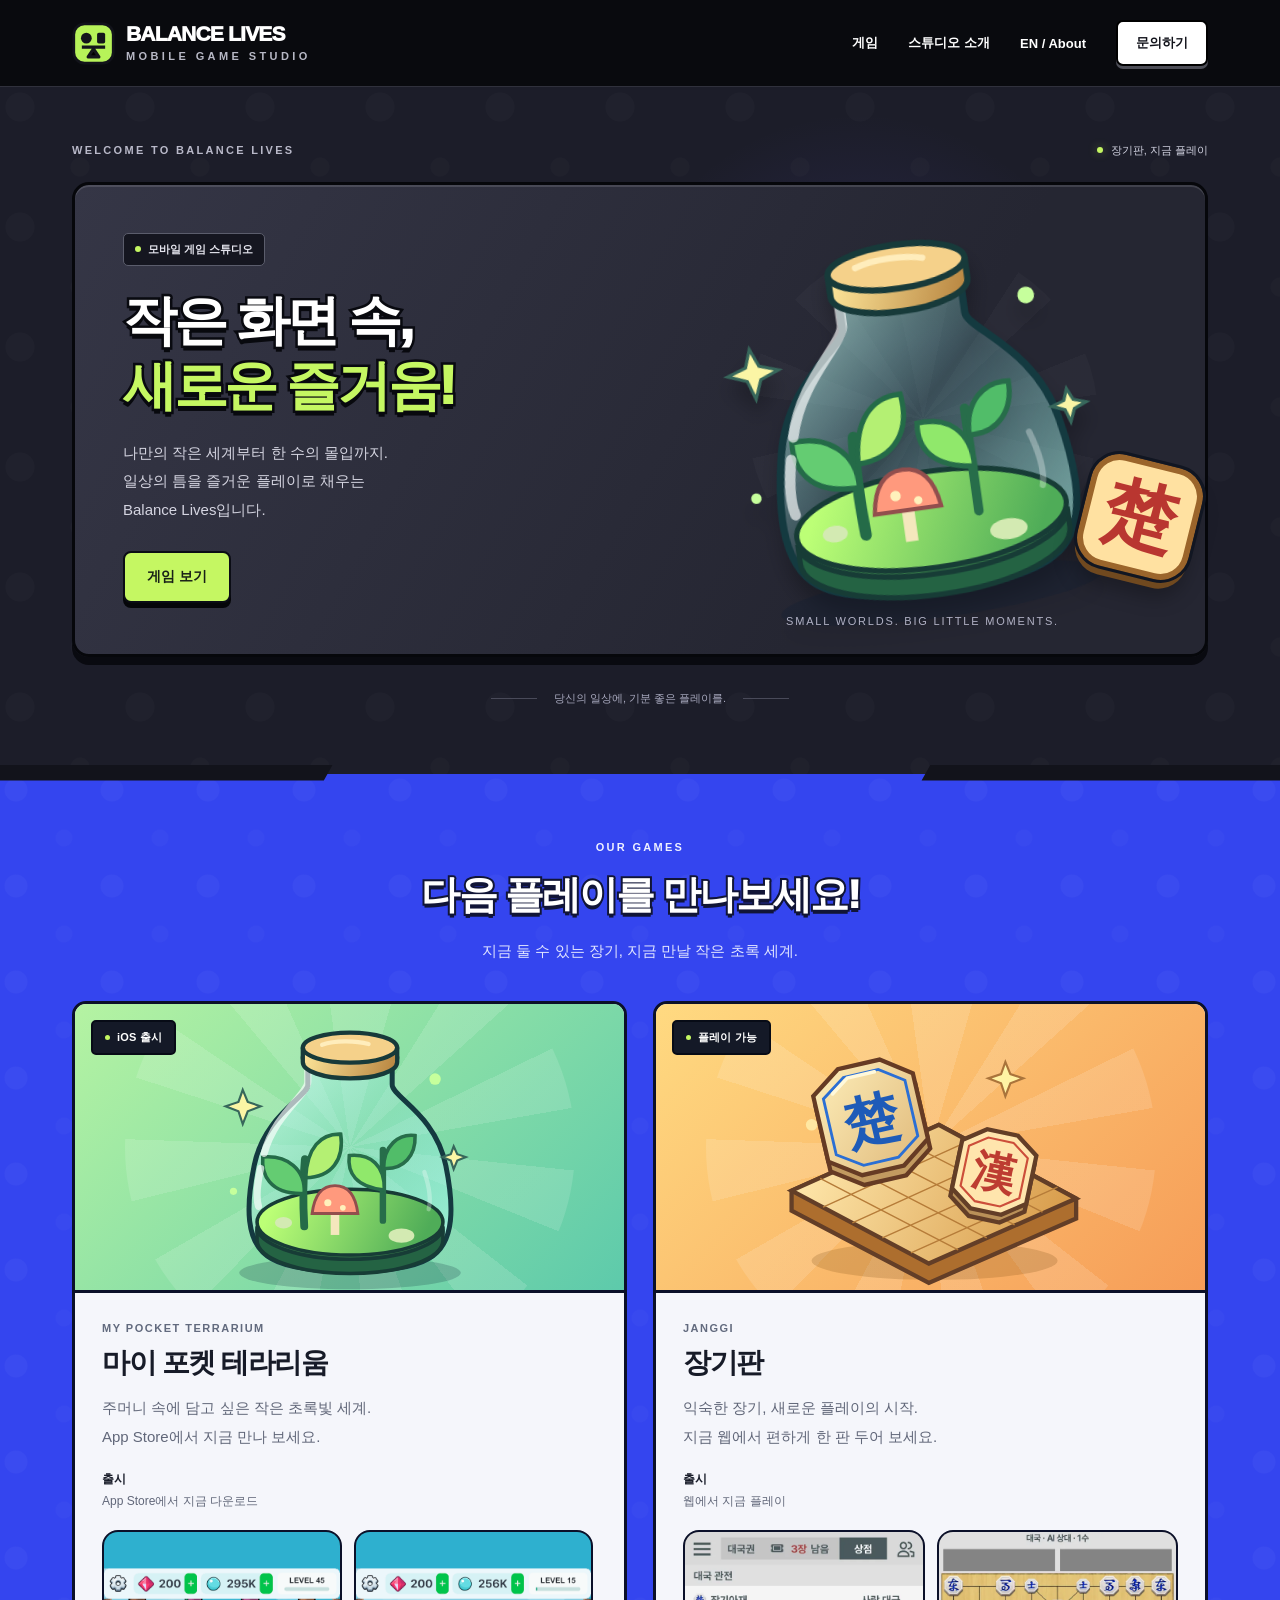
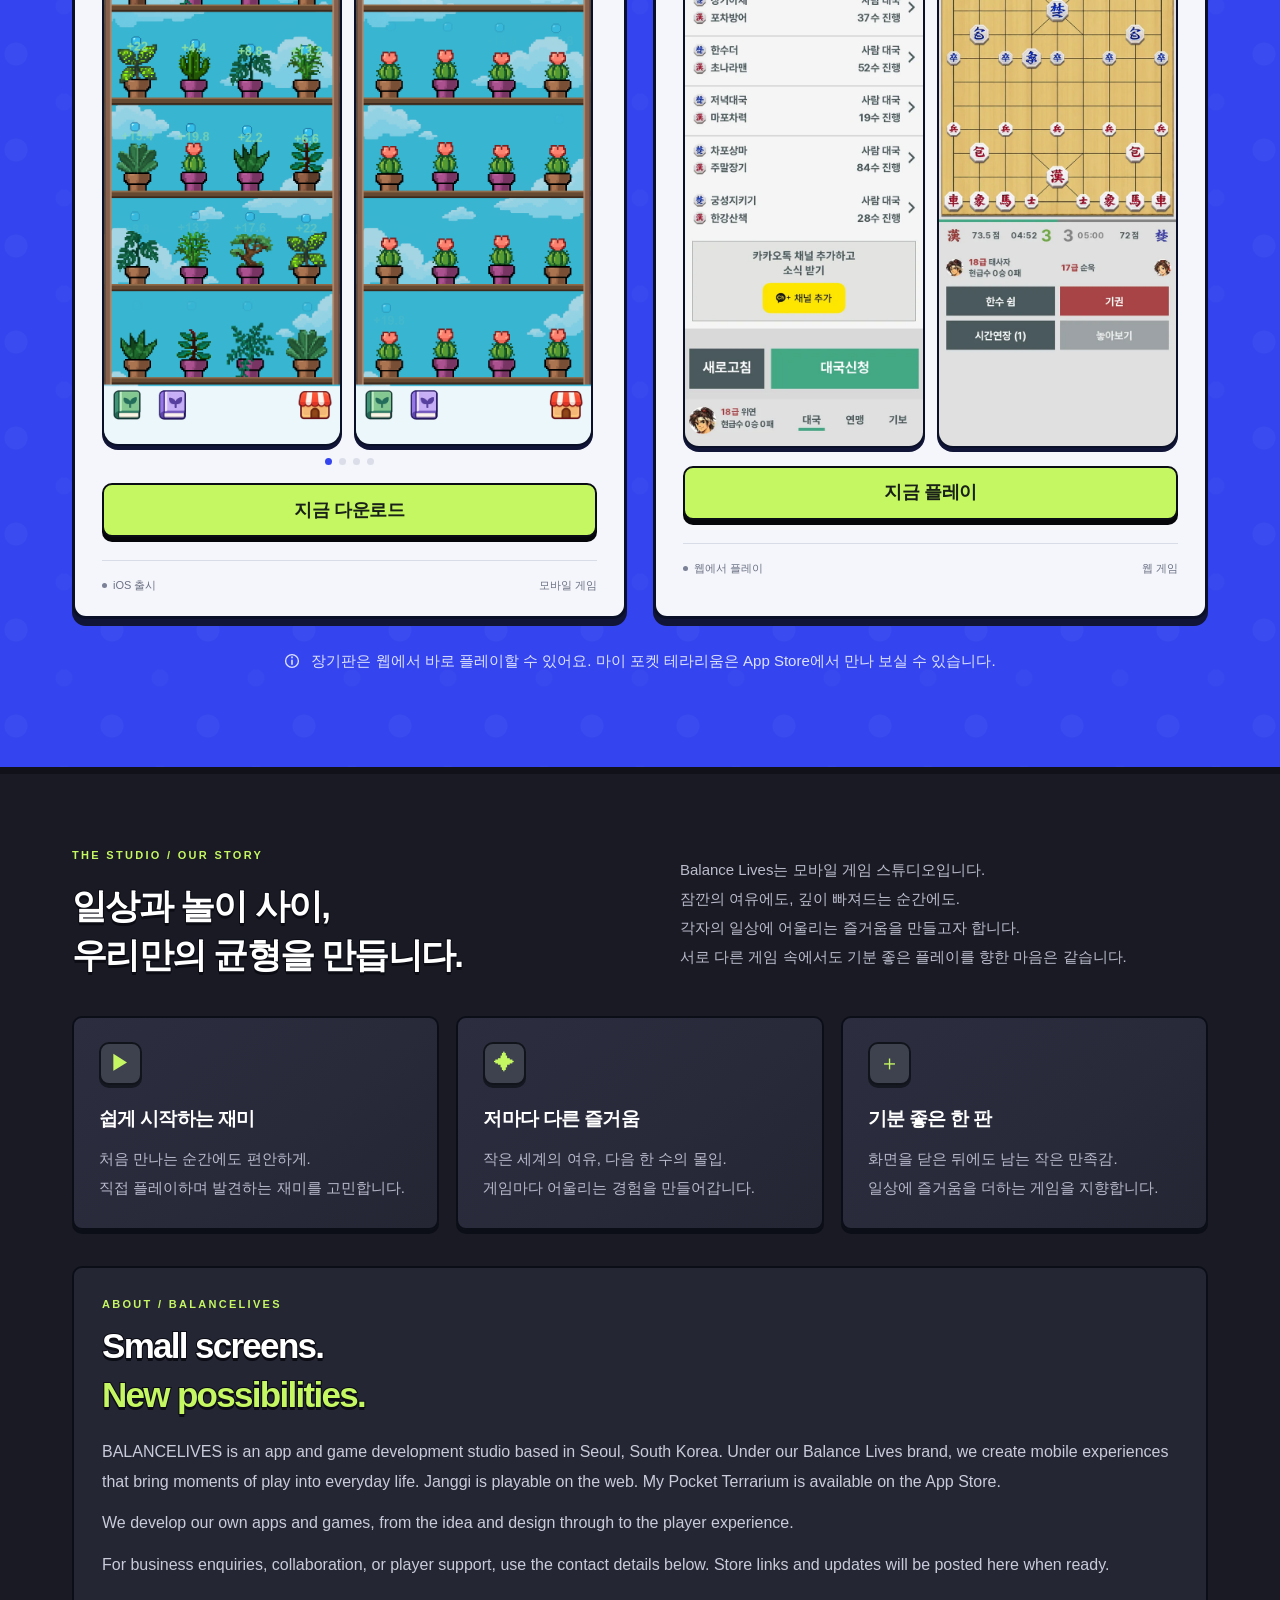
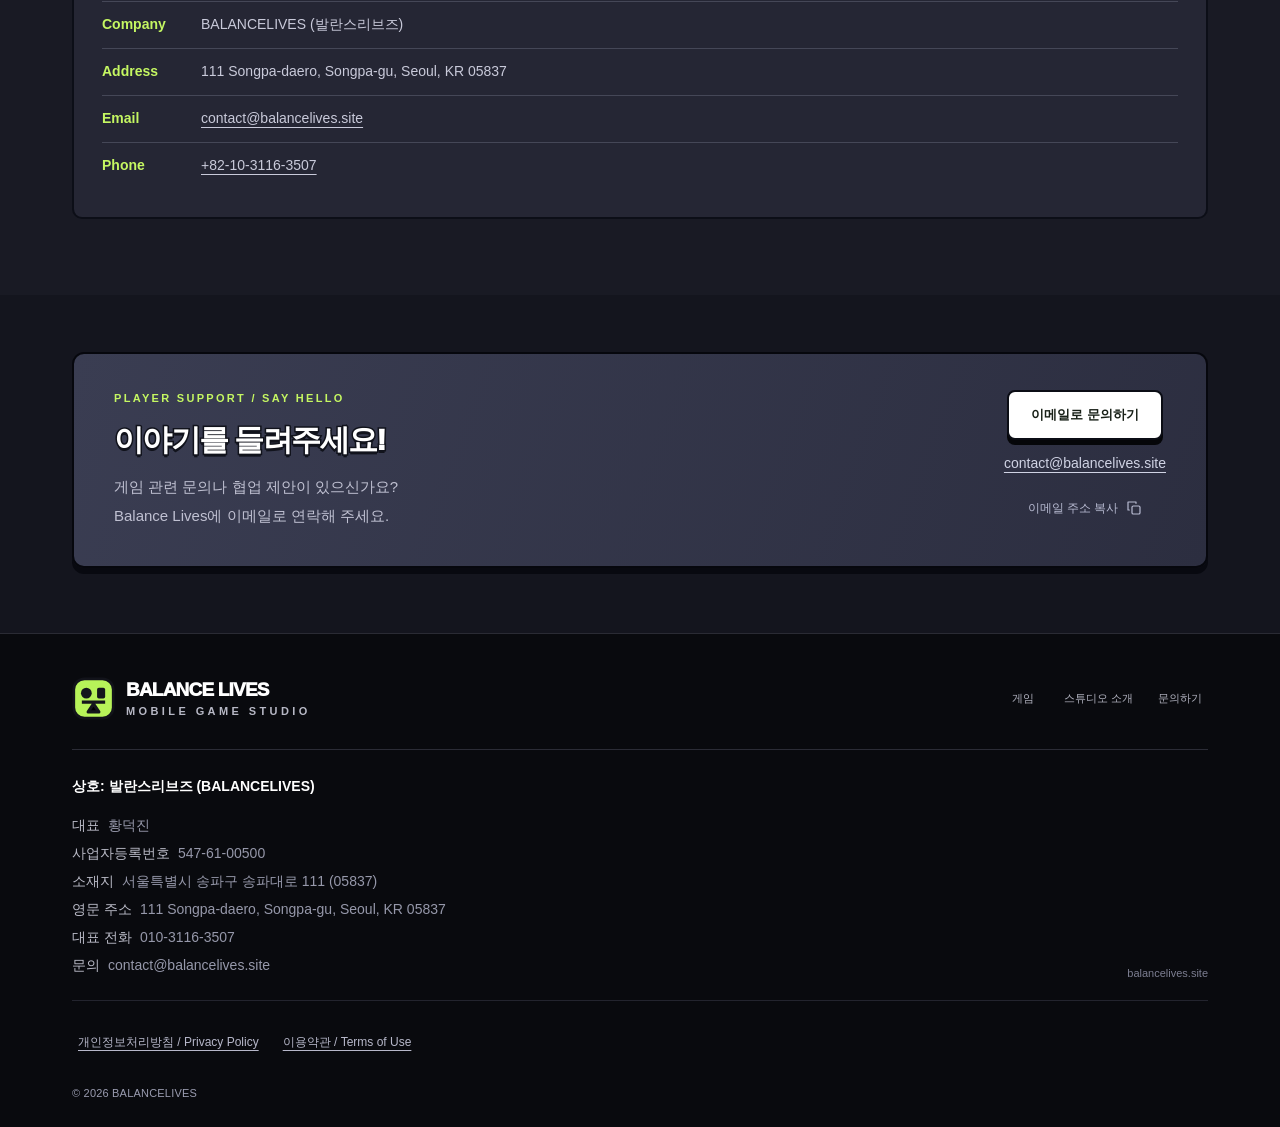
<file: index.html>
<!doctype html>
<html lang="ko"><head><meta charset="utf-8"><meta name="viewport" content="width=device-width, initial-scale=1"><meta name="theme-color" content="#12131b">
<title>Balance Lives | 작은 화면, 새로운 즐거움</title><meta name="description" content="모바일 게임 스튜디오 Balance Lives. 웹에서 플레이하는 장기판, App Store에서 만날 수 있는 마이 포켓 테라리움."><link rel="canonical" href="https://balancelives.site/"><meta property="og:type" content="website"><meta property="og:locale" content="ko_KR"><meta property="og:title" content="Balance Lives | 작은 화면, 새로운 즐거움"><meta property="og:description" content="웹에서 플레이하는 장기판, 그리고 마이 포켓 테라리움."><meta property="og:url" content="https://balancelives.site/">
<meta property="og:site_name" content="Balance Lives"><meta property="og:image" content="https://balancelives.site/assets/og-image.png"><meta property="og:image:width" content="1200"><meta property="og:image:height" content="630"><meta property="og:image:alt" content="Balance Lives — mobile apps and games from Seoul"><meta name="twitter:card" content="summary_large_image"><link rel="apple-touch-icon" sizes="180x180" href="/assets/apple-touch-icon.png"><link rel="icon" type="image/png" sizes="32x32" href="/assets/favicon-32.png"><link rel="icon" type="image/png" sizes="16x16" href="/assets/favicon-16.png">
<link rel="stylesheet" href="/assets/site.css?v=20261119b"></head><body>
<a class="skip" href="#main">본문 바로가기</a>
<header class="site-header"><nav class="wrap nav" aria-label="주요 메뉴"><a class="brand" href="#" aria-label="Balance Lives 홈"><svg viewBox="0 0 48 48" aria-hidden="true"><rect x="2" y="2" width="44" height="44" rx="12" fill="#b7f359" stroke="#12131a" stroke-width="3"/><path d="M11 28h26M24 30l-6 9h12z" stroke="#14151c" stroke-width="3.5" stroke-linejoin="round"/><circle cx="16" cy="18" r="6" fill="#14151c"/><rect x="28" y="12" width="9" height="12" rx="2" fill="#14151c"/></svg><span class="brand-text">BALANCE LIVES<small>MOBILE GAME STUDIO</small></span></a><button type="button" class="menu-toggle" aria-expanded="false" aria-controls="nav-links" aria-label="메뉴 열기" id="menu-toggle" hidden>☰</button><div class="nav-links" id="nav-links"><a href="#games">게임</a><a href="#about">스튜디오 소개</a><a href="#about-en" lang="en" hreflang="en">EN / About</a><a href="#contact" class="nav-contact">문의하기</a></div></nav></header>
<main id="main">
<section class="hero pattern" aria-labelledby="hero-title"><div class="wrap"><div class="hero-meta"><span class="eyebrow">WELCOME TO BALANCE LIVES</span><span class="meta-status"><i class="status-dot"></i>장기판, 지금 플레이</span></div><div class="hero-panel"><div class="hero-copy"><span class="pill">모바일 게임 스튜디오</span><h1 id="hero-title">작은 화면 속,<br><span>새로운 즐거움!</span></h1><p>나만의 작은 세계부터 한 수의 몰입까지.<br>일상의 틈을 즐거운 플레이로 채우는<br>Balance Lives입니다.</p><a href="#games" class="button">게임 보기</a></div><div class="hero-visual" role="img" aria-label="초록 식물이 자라는 테라리움과 붉은 장기 말을 표현한 스튜디오 일러스트"><svg viewBox="0 0 540 440" fill="none" aria-hidden="true">
<defs><linearGradient id="heroglass" x1="140" y1="80" x2="400" y2="350" gradientUnits="userSpaceOnUse"><stop stop-color="#d8fff3" stop-opacity=".8"/><stop offset=".5" stop-color="#8ce2e6" stop-opacity=".22"/><stop offset="1" stop-color="#b0fff1" stop-opacity=".6"/></linearGradient><linearGradient id="herobase" x1="160" y1="300" x2="350" y2="390" gradientUnits="userSpaceOnUse"><stop stop-color="#bcff76"/><stop offset="1" stop-color="#4fac58"/></linearGradient><linearGradient id="herocap" x1="210" y1="65" x2="330" y2="110" gradientUnits="userSpaceOnUse"><stop stop-color="#fee69a"/><stop offset="1" stop-color="#b98742"/></linearGradient></defs>
<ellipse cx="270" cy="390" rx="155" ry="23" fill="#071a32" opacity=".2"/>
<path d="M211 94h118v33c0 17 61 42 75 113 11 54 14 109-24 130-42 25-177 25-220 0-38-21-35-76-24-130 14-71 75-96 75-113Z" fill="url(#heroglass)" stroke="#143a40" stroke-width="7"/>
<ellipse cx="270" cy="331" rx="130" ry="42" fill="#337447" stroke="#173c36" stroke-width="5"/><path d="M140 325v19c0 26 58 47 130 47s130-21 130-47v-19c0 25-58 46-130 46s-130-21-130-46" fill="#246343" stroke="#173c36" stroke-width="5"/>
<ellipse cx="270" cy="319" rx="130" ry="46" fill="url(#herobase)" stroke="#173c36" stroke-width="5"/>
<path d="M206 325q-3-54 1-94" stroke="#246b48" stroke-width="11" stroke-linecap="round"/><path d="M206 279c-50 2-60-28-58-51 34-3 60 17 58 51Z" fill="#64cc72" stroke="#246b48" stroke-width="5"/><path d="M208 257c2-42 21-62 49-61 5 35-12 60-49 61Z" fill="#b4f073" stroke="#246b48" stroke-width="5"/>
<path d="M316 317v-99" stroke="#276d4a" stroke-width="9" stroke-linecap="round"/><path d="M318 274c-40-4-52-24-49-48 30-3 50 14 49 48Z" fill="#90e86b" stroke="#276d4a" stroke-width="5"/><path d="M317 244c0-32 21-49 44-46 1 28-16 48-44 46Z" fill="#51bd69" stroke="#276d4a" stroke-width="5"/>
<path d="M249 337v-30" stroke="#f4e7bd" stroke-width="12"/><path d="M217 307q5-39 32-39t32 39Z" fill="#ff997d" stroke="#924e4d" stroke-width="4"/><circle cx="239" cy="292" r="5" fill="#fff1bc"/><circle cx="260" cy="299" r="4" fill="#fff1bc"/><ellipse cx="342" cy="338" rx="18" ry="10" fill="#d3eab2"/><ellipse cx="177" cy="320" rx="12" ry="8" fill="#d3eab2"/>
<path d="M211 97v26c0 17-47 46-61 100M145 244q-8 36-3 53" stroke="white" stroke-opacity=".65" stroke-width="10" stroke-linecap="round"/><path d="M374 249q11 33 6 52" stroke="white" stroke-opacity=".3" stroke-width="6" stroke-linecap="round"/>
<ellipse cx="270" cy="89" rx="66" ry="21" fill="#876038" stroke="#173a3a" stroke-width="6"/><path d="M204 75v20c0 13 29 23 66 23s66-10 66-23V75" fill="url(#herocap)" stroke="#173a3a" stroke-width="6"/><ellipse cx="270" cy="75" rx="66" ry="21" fill="#f5d18a" stroke="#173a3a" stroke-width="6"/><path d="M231 71c18-6 46-6 65-1" stroke="#ffedbc" stroke-width="6" stroke-linecap="round"/>
<path d="m120 134 7 17 18 6-18 7-7 18-6-18-18-7 18-6ZM415 213l5 11 12 4-12 5-5 12-4-12-12-5 12-4Z" fill="#fbf5a5" stroke="#37675b" stroke-width="3"/><circle cx="389" cy="119" r="8" fill="#c6ff9c"/><circle cx="107" cy="276" r="5" fill="#c6ff9c"/>
</svg><span class="floating-chip" aria-hidden="true">楚</span><span class="visual-note" aria-hidden="true">SMALL WORLDS. BIG LITTLE MOMENTS.</span></div></div><div class="hero-bottom">당신의 일상에, 기분 좋은 플레이를.</div></div></section>
<div class="zigzag" aria-hidden="true"></div>
<section class="games-section" id="games" aria-labelledby="games-title"><div class="wrap"><div class="section-head"><div class="eyebrow">OUR GAMES</div><h2 id="games-title">다음 플레이를 만나보세요!</h2><p>지금 둘 수 있는 장기, 지금 만날 작은 초록 세계.</p></div><div class="games-grid">
<article class="game-card"><div class="game-art terrarium" role="img" aria-label="마이 포켓 테라리움을 표현한 유리병과 초록 식물 일러스트"><svg viewBox="0 0 540 440" fill="none" aria-hidden="true">
<defs><linearGradient id="gameglass" x1="140" y1="80" x2="400" y2="350" gradientUnits="userSpaceOnUse"><stop stop-color="#d8fff3" stop-opacity=".8"/><stop offset=".5" stop-color="#8ce2e6" stop-opacity=".22"/><stop offset="1" stop-color="#b0fff1" stop-opacity=".6"/></linearGradient><linearGradient id="gamebase" x1="160" y1="300" x2="350" y2="390" gradientUnits="userSpaceOnUse"><stop stop-color="#bcff76"/><stop offset="1" stop-color="#4fac58"/></linearGradient><linearGradient id="gamecap" x1="210" y1="65" x2="330" y2="110" gradientUnits="userSpaceOnUse"><stop stop-color="#fee69a"/><stop offset="1" stop-color="#b98742"/></linearGradient></defs>
<ellipse cx="270" cy="390" rx="155" ry="23" fill="#071a32" opacity=".2"/>
<path d="M211 94h118v33c0 17 61 42 75 113 11 54 14 109-24 130-42 25-177 25-220 0-38-21-35-76-24-130 14-71 75-96 75-113Z" fill="url(#gameglass)" stroke="#143a40" stroke-width="7"/>
<ellipse cx="270" cy="331" rx="130" ry="42" fill="#337447" stroke="#173c36" stroke-width="5"/><path d="M140 325v19c0 26 58 47 130 47s130-21 130-47v-19c0 25-58 46-130 46s-130-21-130-46" fill="#246343" stroke="#173c36" stroke-width="5"/>
<ellipse cx="270" cy="319" rx="130" ry="46" fill="url(#gamebase)" stroke="#173c36" stroke-width="5"/>
<path d="M206 325q-3-54 1-94" stroke="#246b48" stroke-width="11" stroke-linecap="round"/><path d="M206 279c-50 2-60-28-58-51 34-3 60 17 58 51Z" fill="#64cc72" stroke="#246b48" stroke-width="5"/><path d="M208 257c2-42 21-62 49-61 5 35-12 60-49 61Z" fill="#b4f073" stroke="#246b48" stroke-width="5"/>
<path d="M316 317v-99" stroke="#276d4a" stroke-width="9" stroke-linecap="round"/><path d="M318 274c-40-4-52-24-49-48 30-3 50 14 49 48Z" fill="#90e86b" stroke="#276d4a" stroke-width="5"/><path d="M317 244c0-32 21-49 44-46 1 28-16 48-44 46Z" fill="#51bd69" stroke="#276d4a" stroke-width="5"/>
<path d="M249 337v-30" stroke="#f4e7bd" stroke-width="12"/><path d="M217 307q5-39 32-39t32 39Z" fill="#ff997d" stroke="#924e4d" stroke-width="4"/><circle cx="239" cy="292" r="5" fill="#fff1bc"/><circle cx="260" cy="299" r="4" fill="#fff1bc"/><ellipse cx="342" cy="338" rx="18" ry="10" fill="#d3eab2"/><ellipse cx="177" cy="320" rx="12" ry="8" fill="#d3eab2"/>
<path d="M211 97v26c0 17-47 46-61 100M145 244q-8 36-3 53" stroke="white" stroke-opacity=".65" stroke-width="10" stroke-linecap="round"/><path d="M374 249q11 33 6 52" stroke="white" stroke-opacity=".3" stroke-width="6" stroke-linecap="round"/>
<ellipse cx="270" cy="89" rx="66" ry="21" fill="#876038" stroke="#173a3a" stroke-width="6"/><path d="M204 75v20c0 13 29 23 66 23s66-10 66-23V75" fill="url(#gamecap)" stroke="#173a3a" stroke-width="6"/><ellipse cx="270" cy="75" rx="66" ry="21" fill="#f5d18a" stroke="#173a3a" stroke-width="6"/><path d="M231 71c18-6 46-6 65-1" stroke="#ffedbc" stroke-width="6" stroke-linecap="round"/>
<path d="m120 134 7 17 18 6-18 7-7 18-6-18-18-7 18-6ZM415 213l5 11 12 4-12 5-5 12-4-12-12-5 12-4Z" fill="#fbf5a5" stroke="#37675b" stroke-width="3"/><circle cx="389" cy="119" r="8" fill="#c6ff9c"/><circle cx="107" cy="276" r="5" fill="#c6ff9c"/>
</svg><span class="dev-badge">iOS 출시</span></div><div class="game-info"><span class="eyebrow">MY POCKET TERRARIUM</span><h3>마이 포켓 테라리움</h3><p>주머니 속에 담고 싶은 작은 초록빛 세계.<br>App Store에서 지금 만나 보세요.</p><dl class="release-info"><div><dt>출시</dt><dd>App Store에서 지금 다운로드</dd></div></dl><div class="terrarium-phone-shots" aria-label="마이 포켓 테라리움 게임 화면">
<figure class="terrarium-phone"><img src="/terrarium/screenshot_1.png" alt="마이 포켓 테라리움 선반에 여러 식물이 놓여 있고 코인이 모이는 게임 화면" width="1206" height="2622" decoding="async"></figure>
<figure class="terrarium-phone"><img src="/terrarium/screenshot_2.png" alt="마이 포켓 테라리움 선반이 꽃이 핀 선인장으로 가득 찬 게임 화면" width="1206" height="2622" decoding="async"></figure>
<figure class="terrarium-phone"><img src="/terrarium/screenshot_3.png" alt="마이 포켓 테라리움 할로윈 테마의 호박과 해골 화분이 진열된 게임 화면" width="1206" height="2622" loading="lazy" decoding="async"></figure>
<figure class="terrarium-phone"><img src="/terrarium/screenshot_4.png" alt="마이 포켓 테라리움 식물 도감에서 식물을 선택해 심는 화면" width="1206" height="2622" loading="lazy" decoding="async"></figure>
</div>
<div class="terrarium-phone-dots" aria-hidden="true"><span class="is-active"></span><span></span><span></span><span></span></div><div class="store-links" aria-label="App Store 링크"><a class="terrarium-store-btn" href="https://apps.apple.com/app/id6820779193" target="_blank" rel="noopener">지금 다운로드</a></div><div class="game-info-bottom"><span>iOS 출시</span><span>모바일 게임</span></div></div></article>
<article class="game-card"><div class="game-art janggi" role="img" aria-label="장기판 위의 푸른 초나라 말과 붉은 한나라 말 일러스트"><svg viewBox="0 0 540 440" fill="none" aria-hidden="true"><defs><linearGradient id="board" x1="90" y1="230" x2="420" y2="390" gradientUnits="userSpaceOnUse"><stop stop-color="#ffe8ac"/><stop offset="1" stop-color="#d89c4b"/></linearGradient><linearGradient id="pieceFace" x1="100" y1="100" x2="250" y2="260" gradientUnits="userSpaceOnUse"><stop stop-color="#fff1bd"/><stop offset="1" stop-color="#dfb879"/></linearGradient></defs><ellipse cx="275" cy="373" rx="172" ry="27" fill="#71410d" opacity=".2"/><path d="m75 275 206-92 192 103v28l-206 90L75 303Z" fill="#ad6e2e" stroke="#633e27" stroke-width="6"/><path d="m75 275 206-92 192 103-206 91Z" fill="url(#board)" stroke="#633e27" stroke-width="6"/><g stroke="#b67c39" stroke-width="2"><path d="m115 258 193 100m-154-117 194 100m-155-118 194 100m-156-118 195 100M119 298l205-93m-164 115 205-93m-163 114 205-92m-165 113 205-92"/></g><g transform="rotate(-13 192 203)"><path d="m121 139 42-29h60l41 29v94l-41 29h-60l-42-29Z" fill="#c29a60" stroke="#663b24" stroke-width="6"/><path d="m121 125 42-29h60l41 29v94l-41 29h-60l-42-29Z" fill="url(#pieceFace)" stroke="#663b24" stroke-width="6"/><path d="m134 132 34-23h50l33 23v80l-33 23h-50l-34-23Z" stroke="#2b6fd4" stroke-width="4"/><text x="192" y="202" text-anchor="middle" font-size="76" font-family="serif" font-weight="900" fill="#1e5bb8">楚</text><path d="m148 128 25-17h39" stroke="#fff9db" stroke-width="5" stroke-linecap="round"/></g><g transform="rotate(12 355 260)"><path d="m303 225 31-22h44l31 22v69l-31 22h-44l-31-22Z" fill="#b99058" stroke="#633e27" stroke-width="6"/><path d="m303 214 31-22h44l31 22v69l-31 22h-44l-31-22Z" fill="#ffe5ad" stroke="#633e27" stroke-width="6"/><path d="m314 220 24-17h36l24 17v57l-24 17h-36l-24-17Z" stroke="#cc4e3a" stroke-width="3"/><text x="356" y="271" text-anchor="middle" font-family="serif" font-size="60" font-weight="900" fill="#bd3c31">漢</text></g><path d="m374 95 7 17 18 6-18 7-7 18-6-18-18-7 18-6Z" fill="#fff3a4" stroke="#aa743b" stroke-width="3"/><circle cx="103" cy="183" r="8" fill="#ffe8a2"/></svg><span class="dev-badge">플레이 가능</span></div><div class="game-info"><span class="eyebrow">JANGGI</span><h3>장기판</h3><p>익숙한 장기, 새로운 플레이의 시작.<br>지금 웹에서 편하게 한 판 두어 보세요.</p><dl class="release-info"><div><dt>출시</dt><dd>웹에서 지금 플레이</dd></div></dl>
<div class="janggi-phone-shots" aria-label="장기판 플레이 화면">
<figure class="janggi-phone"><img src="/assets/games/janggi-lobby.svg" alt="장기판 로비 화면 — 대국 관전 목록과 대국신청" width="600" height="1298" loading="lazy" decoding="async"></figure>
<figure class="janggi-phone"><img src="/assets/games/janggi-ai-board.svg" alt="장기판 AI 대국 화면 — 진행 중인 장기 판" width="600" height="1298" loading="lazy" decoding="async"></figure>
</div>
<div class="janggi-phone-dots" aria-hidden="true"><span class="is-active"></span><span></span></div><div class="store-links" aria-label="플레이 링크"><a class="janggi-play-btn" href="https://janggi.balancelives.site" target="_blank" rel="noopener noreferrer">지금 플레이</a></div><div class="game-info-bottom"><span>웹에서 플레이</span><span>웹 게임</span></div></div></article>
</div><p class="updates-note"><svg viewBox="0 0 20 20" fill="none" aria-hidden="true"><circle cx="10" cy="10" r="8" stroke="currentColor" stroke-width="1.7"/><path d="M10 9v5M10 5v1" stroke="currentColor" stroke-width="2" stroke-linecap="round"/></svg>장기판은 웹에서 바로 플레이할 수 있어요. 마이 포켓 테라리움은 App Store에서 만나 보실 수 있습니다.</p></div></section>
<section class="about-section" id="about" aria-labelledby="about-title"><div class="wrap"><div class="about-intro"><div><div class="eyebrow">THE STUDIO / OUR STORY</div><h2 id="about-title">일상과 놀이 사이,<br>우리만의 균형을 만듭니다.</h2></div><p>Balance Lives는 모바일 게임 스튜디오입니다.<br>잠깐의 여유에도, 깊이 빠져드는 순간에도.<br>각자의 일상에 어울리는 즐거움을 만들고자 합니다.<br>서로 다른 게임 속에서도 기분 좋은 플레이를 향한 마음은 같습니다.</p></div><div class="values"><article class="value"><div class="value-icon" aria-hidden="true">▶</div><h3>쉽게 시작하는 재미</h3><p>처음 만나는 순간에도 편안하게.<br>직접 플레이하며 발견하는 재미를 고민합니다.</p></article><article class="value"><div class="value-icon" aria-hidden="true">✦</div><h3>저마다 다른 즐거움</h3><p>작은 세계의 여유, 다음 한 수의 몰입.<br>게임마다 어울리는 경험을 만들어갑니다.</p></article><article class="value"><div class="value-icon" aria-hidden="true">＋</div><h3>기분 좋은 한 판</h3><p>화면을 닫은 뒤에도 남는 작은 만족감.<br>일상에 즐거움을 더하는 게임을 지향합니다.</p></article></div><section class="english-about" id="about-en" lang="en" aria-labelledby="about-en-title"><div class="eyebrow">ABOUT / BALANCELIVES</div><h3 id="about-en-title">Small screens.<br><span>New possibilities.</span></h3><p>BALANCELIVES is an app and game development studio based in Seoul, South Korea. Under our Balance Lives brand, we create mobile experiences that bring moments of play into everyday life. Janggi is playable on the web. My Pocket Terrarium is available on the App Store.</p><p>We develop our own apps and games, from the idea and design through to the player experience.</p><p>For business enquiries, collaboration, or player support, use the contact details below. Store links and updates will be posted here when ready.</p><dl class="english-company"><div><dt>Company</dt><dd>BALANCELIVES (발란스리브즈)</dd></div><div><dt>Address</dt><dd>111 Songpa-daero, Songpa-gu, Seoul, KR 05837</dd></div><div><dt>Email</dt><dd><a href="mailto:contact@balancelives.site">contact@balancelives.site</a></dd></div><div><dt>Phone</dt><dd><a href="tel:+821031163507">+82-10-3116-3507</a></dd></div></dl></section></div></section>
<section class="contact-section" id="contact" aria-labelledby="contact-title"><div class="wrap contact-panel"><div><div class="eyebrow">PLAYER SUPPORT / SAY HELLO</div><h2 id="contact-title">이야기를 들려주세요!</h2><p>게임 관련 문의나 협업 제안이 있으신가요?<br>Balance Lives에 이메일로 연락해 주세요.</p></div><div class="contact-actions"><a class="button" href="mailto:contact@balancelives.site">이메일로 문의하기</a><a class="email" href="mailto:contact@balancelives.site">contact@balancelives.site</a><button type="button" class="copy" id="copy-email" hidden><span class="copy-label">이메일 주소 복사</span><svg viewBox="0 0 24 24" fill="none" stroke="currentColor" stroke-width="1.8" stroke-linecap="round" stroke-linejoin="round" aria-hidden="true" focusable="false"><rect x="9" y="9" width="12" height="12" rx="2"/><path d="M15 5V3H3v12h2"/></svg></button></div></div></section>
</main>
<footer class="site-footer"><div class="wrap"><div class="footer-top"><a href="#" class="brand" aria-label="Balance Lives 맨 위로"><svg viewBox="0 0 48 48" aria-hidden="true"><rect x="2" y="2" width="44" height="44" rx="12" fill="#b7f359" stroke="#12131a" stroke-width="3"/><path d="M11 28h26M24 30l-6 9h12z" stroke="#14151c" stroke-width="3.5" stroke-linejoin="round"/><circle cx="16" cy="18" r="6" fill="#14151c"/><rect x="28" y="12" width="9" height="12" rx="2" fill="#14151c"/></svg><span class="brand-text">BALANCE LIVES<small>MOBILE GAME STUDIO</small></span></a><nav class="footer-nav" aria-label="하단 메뉴"><a href="#games">게임</a><a href="#about">스튜디오 소개</a><a href="#contact">문의하기</a></nav></div><div class="company"><div><p class="company-name">상호: 발란스리브즈 (BALANCELIVES)</p><dl class="company-details"><div><dt>대표</dt><dd>황덕진</dd></div><div><dt>사업자등록번호</dt><dd>547-61-00500</dd></div><div><dt>소재지</dt><dd>서울특별시 송파구 송파대로 111 (05837)</dd></div><div><dt>영문 주소</dt><dd lang="en">111 Songpa-daero, Songpa-gu, Seoul, KR 05837</dd></div><div><dt>대표 전화</dt><dd><a href="tel:+821031163507">010-3116-3507</a></dd></div><div><dt>문의</dt><dd><a href="mailto:contact@balancelives.site">contact@balancelives.site</a></dd></div></dl></div><span class="company-domain">balancelives.site</span></div><nav class="policy-links" aria-label="정책 / Policies"><a href="/privacy/">개인정보처리방침 / Privacy Policy</a><a href="/terms/">이용약관 / Terms of Use</a></nav><p class="copyright">© 2026 BALANCELIVES</p></div></footer>
<div class="toast" id="toast" role="status" aria-live="polite" aria-atomic="true"></div>
<script src="/assets/main.js" defer></script><noscript><style>@media(max-width:720px){.site-header{height:auto}.nav{flex-wrap:wrap;padding-top:18px;padding-bottom:16px}.nav-links{position:static;display:flex;flex-direction:row;flex-wrap:wrap;background:none;border:0;box-shadow:none;padding:0;gap:15px;width:100%;font-size:11px}.nav-links>a{padding:6px 0}.nav-contact{background:none;color:white;border:0;box-shadow:none;margin:0;gap:10px}}</style></noscript>
<script>
(function(){
  function initPhoneShots(trackSel,dotsSel,itemSel,autoplay){
    var track=document.querySelector(trackSel);
    var dots=document.querySelectorAll(dotsSel);
    if(!track||dots.length<2) return;
    var reduce=window.matchMedia&&window.matchMedia('(prefers-reduced-motion: reduce)').matches;
    var timer=null;
    var holds={hover:false,focus:false};
    var INTERVAL=3500;
    var dotsWrap=dots[0]&&dots[0].parentElement;

    function items(){return track.querySelectorAll(itemSel);}
    function origin(list){return list.length?list[0].offsetLeft:0;}
    function currentIndex(){
      var list=items();
      if(!list.length) return 0;
      var base=origin(list), i=0, best=1e9;
      for(var n=0;n<list.length;n++){
        var d=Math.abs((list[n].offsetLeft-base)-track.scrollLeft);
        if(d<best){best=d;i=n;}
      }
      return i;
    }
    function sync(){
      var i=currentIndex();
      dots.forEach(function(d,idx){d.classList.toggle('is-active',idx===i);});
    }
    function stepSize(){
      var list=items();
      if(!list.length) return 1;
      var styles=getComputedStyle(track);
      var gap=parseFloat(styles.columnGap||styles.gap)||0;
      var w=list[0].getBoundingClientRect().width;
      return Math.max(1, Math.round(track.clientWidth/(w+gap)));
    }
    function goTo(i){
      var list=items();
      if(!list.length) return;
      i=Math.max(0, Math.min(i, list.length-1));
      track.scrollTo({left:list[i].offsetLeft-origin(list), behavior:reduce?'auto':'smooth'});
    }
    function next(){
      var list=items();
      var i=currentIndex()+stepSize();
      goTo(i>=list.length?0:i);
    }
    function stop(){if(timer){clearInterval(timer);timer=null;}}
    function start(){
      stop();
      if(!autoplay||reduce||holds.hover||holds.focus||document.hidden) return;
      timer=setInterval(next, INTERVAL);
    }
    function within(el,node){return el&&(el===node||el.contains(node));}

    track.addEventListener('scroll',sync,{passive:true});
    dots.forEach(function(dot,idx){
      dot.addEventListener('click',function(){goTo(idx);});
    });
    function onEnter(){holds.hover=true;stop();}
    function onLeave(e){
      var nextEl=e.relatedTarget;
      if(within(track,nextEl)||within(dotsWrap,nextEl)) return;
      holds.hover=false;start();
    }
    [track,dotsWrap].forEach(function(el){
      if(!el) return;
      el.addEventListener('pointerenter',onEnter);
      el.addEventListener('pointerleave',onLeave);
    });
    track.addEventListener('focusin',function(){holds.focus=true;stop();});
    track.addEventListener('focusout',function(e){
      if(within(track,e.relatedTarget)) return;
      holds.focus=false;start();
    });
    document.addEventListener('visibilitychange',function(){
      if(document.hidden) stop(); else start();
    });
    sync();
    start();
  }
  initPhoneShots('.janggi-phone-shots','.janggi-phone-dots span','.janggi-phone',false);
  initPhoneShots('.terrarium-phone-shots','.terrarium-phone-dots span','.terrarium-phone',true);
})();
</script>
</body></html>
</file>
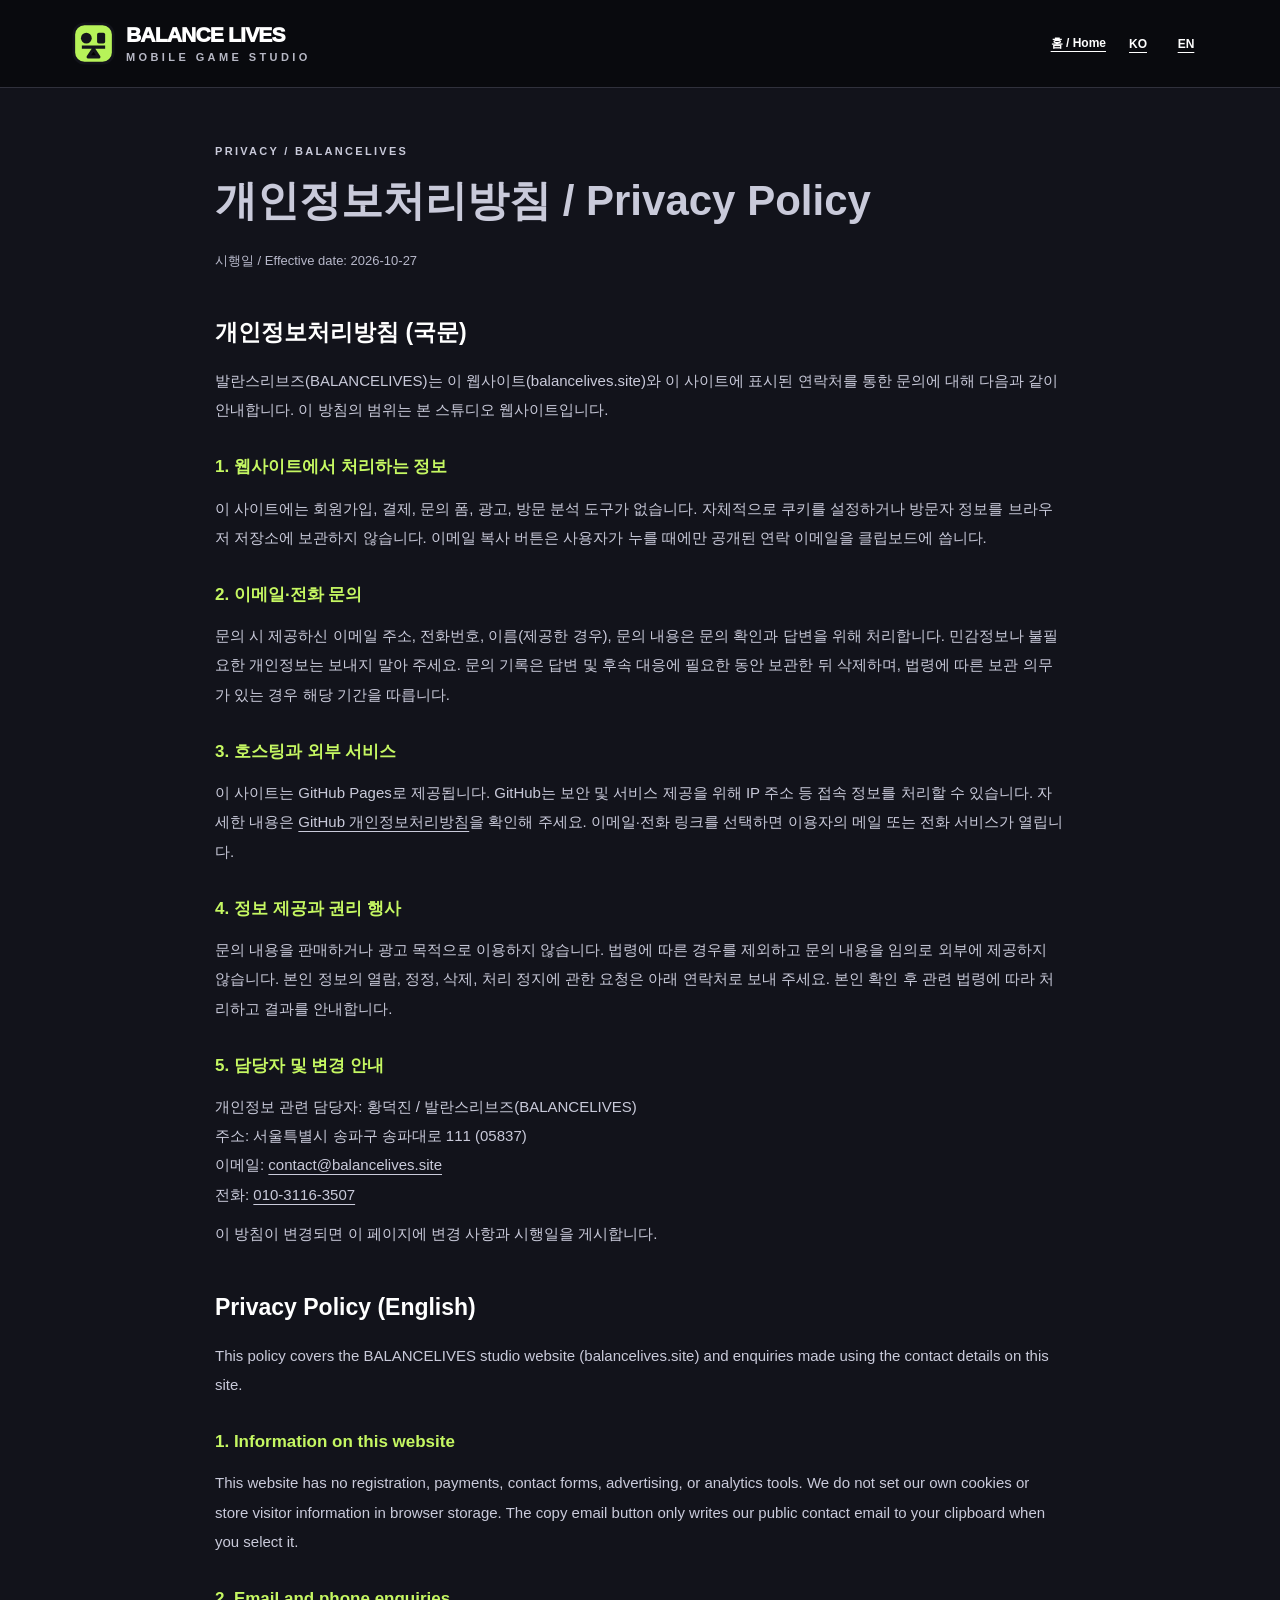
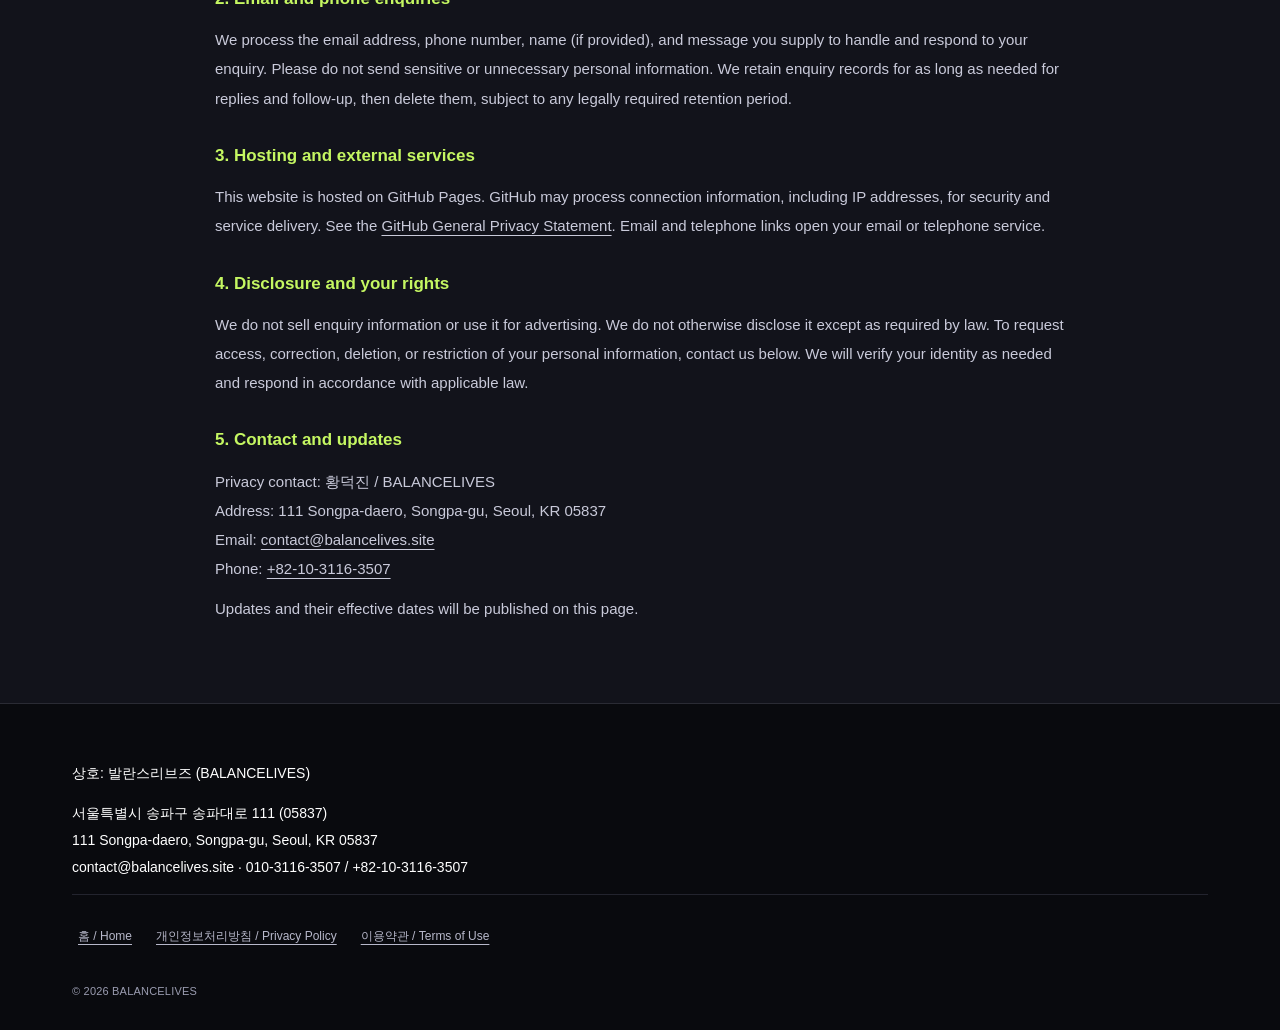
<file: privacy/index.html>
<!doctype html>
<html lang="ko"><head><meta charset="utf-8"><meta name="viewport" content="width=device-width, initial-scale=1"><meta name="theme-color" content="#12131b"><title>개인정보처리방침 / Privacy Policy | Balance Lives</title><meta name="description" content="BALANCELIVES 개인정보처리방침 / Privacy Policy. 회사 연락처와 웹사이트 이용 안내 / Website information and contact details."><link rel="canonical" href="https://balancelives.site/privacy/"><meta property="og:type" content="website"><meta property="og:title" content="개인정보처리방침 / Privacy Policy | Balance Lives"><meta property="og:description" content="BALANCELIVES website information and contact details."><meta property="og:url" content="https://balancelives.site/privacy/"><meta property="og:site_name" content="Balance Lives"><meta property="og:image" content="https://balancelives.site/assets/og-image.png"><meta property="og:image:width" content="1200"><meta property="og:image:height" content="630"><meta property="og:image:alt" content="Balance Lives — mobile apps and games from Seoul"><meta name="twitter:card" content="summary_large_image"><link rel="apple-touch-icon" sizes="180x180" href="/assets/apple-touch-icon.png"><link rel="icon" type="image/png" sizes="32x32" href="/assets/favicon-32.png"><link rel="icon" type="image/png" sizes="16x16" href="/assets/favicon-16.png"><link rel="stylesheet" href="/assets/site.css?v=20261119b"></head><body><a class="skip" href="#main">본문 바로가기 / Skip to content</a><header class="site-header legal-header"><nav class="wrap nav" aria-label="주요 메뉴 / Main navigation"><a class="brand" href="/" aria-label="Balance Lives 홈"><svg viewBox="0 0 48 48" aria-hidden="true"><rect x="2" y="2" width="44" height="44" rx="12" fill="#b7f359" stroke="#12131a" stroke-width="3"/><path d="M11 28h26M24 30l-6 9h12z" stroke="#14151c" stroke-width="3.5" stroke-linejoin="round"/><circle cx="16" cy="18" r="6" fill="#14151c"/><rect x="28" y="12" width="9" height="12" rx="2" fill="#14151c"/></svg><span class="brand-text">BALANCE LIVES<small>MOBILE GAME STUDIO</small></span></a><div class="language-links"><a href="/">홈 / Home</a><a href="#ko" lang="ko">KO</a><a href="#en" lang="en">EN</a></div></nav></header><main id="main" class="legal-main"><div class="wrap legal-copy"><div class="eyebrow">PRIVACY / BALANCELIVES</div><h1>개인정보처리방침 / Privacy Policy</h1><p class="effective">시행일 / Effective date: 2026-10-27</p>
<section id="ko" lang="ko" aria-labelledby="privacy-ko"><h2 id="privacy-ko">개인정보처리방침 (국문)</h2><p>발란스리브즈(BALANCELIVES)는 이 웹사이트(balancelives.site)와 이 사이트에 표시된 연락처를 통한 문의에 대해 다음과 같이 안내합니다. 이 방침의 범위는 본 스튜디오 웹사이트입니다.</p><h3>1. 웹사이트에서 처리하는 정보</h3><p>이 사이트에는 회원가입, 결제, 문의 폼, 광고, 방문 분석 도구가 없습니다. 자체적으로 쿠키를 설정하거나 방문자 정보를 브라우저 저장소에 보관하지 않습니다. 이메일 복사 버튼은 사용자가 누를 때에만 공개된 연락 이메일을 클립보드에 씁니다.</p><h3>2. 이메일·전화 문의</h3><p>문의 시 제공하신 이메일 주소, 전화번호, 이름(제공한 경우), 문의 내용은 문의 확인과 답변을 위해 처리합니다. 민감정보나 불필요한 개인정보는 보내지 말아 주세요. 문의 기록은 답변 및 후속 대응에 필요한 동안 보관한 뒤 삭제하며, 법령에 따른 보관 의무가 있는 경우 해당 기간을 따릅니다.</p><h3>3. 호스팅과 외부 서비스</h3><p>이 사이트는 GitHub Pages로 제공됩니다. GitHub는 보안 및 서비스 제공을 위해 IP 주소 등 접속 정보를 처리할 수 있습니다. 자세한 내용은 <a href="https://docs.github.com/en/site-policy/privacy-policies/github-general-privacy-statement">GitHub 개인정보처리방침</a>을 확인해 주세요. 이메일·전화 링크를 선택하면 이용자의 메일 또는 전화 서비스가 열립니다.</p><h3>4. 정보 제공과 권리 행사</h3><p>문의 내용을 판매하거나 광고 목적으로 이용하지 않습니다. 법령에 따른 경우를 제외하고 문의 내용을 임의로 외부에 제공하지 않습니다. 본인 정보의 열람, 정정, 삭제, 처리 정지에 관한 요청은 아래 연락처로 보내 주세요. 본인 확인 후 관련 법령에 따라 처리하고 결과를 안내합니다.</p><h3>5. 담당자 및 변경 안내</h3><p>개인정보 관련 담당자: 황덕진 / 발란스리브즈(BALANCELIVES)<br>주소: 서울특별시 송파구 송파대로 111 (05837)<br>이메일: <a href="mailto:contact@balancelives.site">contact@balancelives.site</a><br>전화: <a href="tel:+821031163507">010-3116-3507</a></p><p>이 방침이 변경되면 이 페이지에 변경 사항과 시행일을 게시합니다.</p></section>
<section id="en" lang="en" aria-labelledby="privacy-en"><h2 id="privacy-en">Privacy Policy (English)</h2><p>This policy covers the BALANCELIVES studio website (balancelives.site) and enquiries made using the contact details on this site.</p><h3>1. Information on this website</h3><p>This website has no registration, payments, contact forms, advertising, or analytics tools. We do not set our own cookies or store visitor information in browser storage. The copy email button only writes our public contact email to your clipboard when you select it.</p><h3>2. Email and phone enquiries</h3><p>We process the email address, phone number, name (if provided), and message you supply to handle and respond to your enquiry. Please do not send sensitive or unnecessary personal information. We retain enquiry records for as long as needed for replies and follow-up, then delete them, subject to any legally required retention period.</p><h3>3. Hosting and external services</h3><p>This website is hosted on GitHub Pages. GitHub may process connection information, including IP addresses, for security and service delivery. See the <a href="https://docs.github.com/en/site-policy/privacy-policies/github-general-privacy-statement">GitHub General Privacy Statement</a>. Email and telephone links open your email or telephone service.</p><h3>4. Disclosure and your rights</h3><p>We do not sell enquiry information or use it for advertising. We do not otherwise disclose it except as required by law. To request access, correction, deletion, or restriction of your personal information, contact us below. We will verify your identity as needed and respond in accordance with applicable law.</p><h3>5. Contact and updates</h3><p>Privacy contact: 황덕진 / BALANCELIVES<br>Address: 111 Songpa-daero, Songpa-gu, Seoul, KR 05837<br>Email: <a href="mailto:contact@balancelives.site">contact@balancelives.site</a><br>Phone: <a href="tel:+821031163507">+82-10-3116-3507</a></p><p>Updates and their effective dates will be published on this page.</p></section></div></main><footer class="site-footer legal-footer"><div class="wrap"><p>상호: 발란스리브즈 (BALANCELIVES)</p><p>서울특별시 송파구 송파대로 111 (05837)<br><span lang="en">111 Songpa-daero, Songpa-gu, Seoul, KR 05837</span><br><a href="mailto:contact@balancelives.site">contact@balancelives.site</a> · <a href="tel:+821031163507">010-3116-3507 / +82-10-3116-3507</a></p><nav class="policy-links" aria-label="정책 / Policies"><a href="/">홈 / Home</a><a href="/privacy/">개인정보처리방침 / Privacy Policy</a><a href="/terms/">이용약관 / Terms of Use</a></nav><p class="copyright">© 2026 BALANCELIVES</p></div></footer></body></html>
</file>
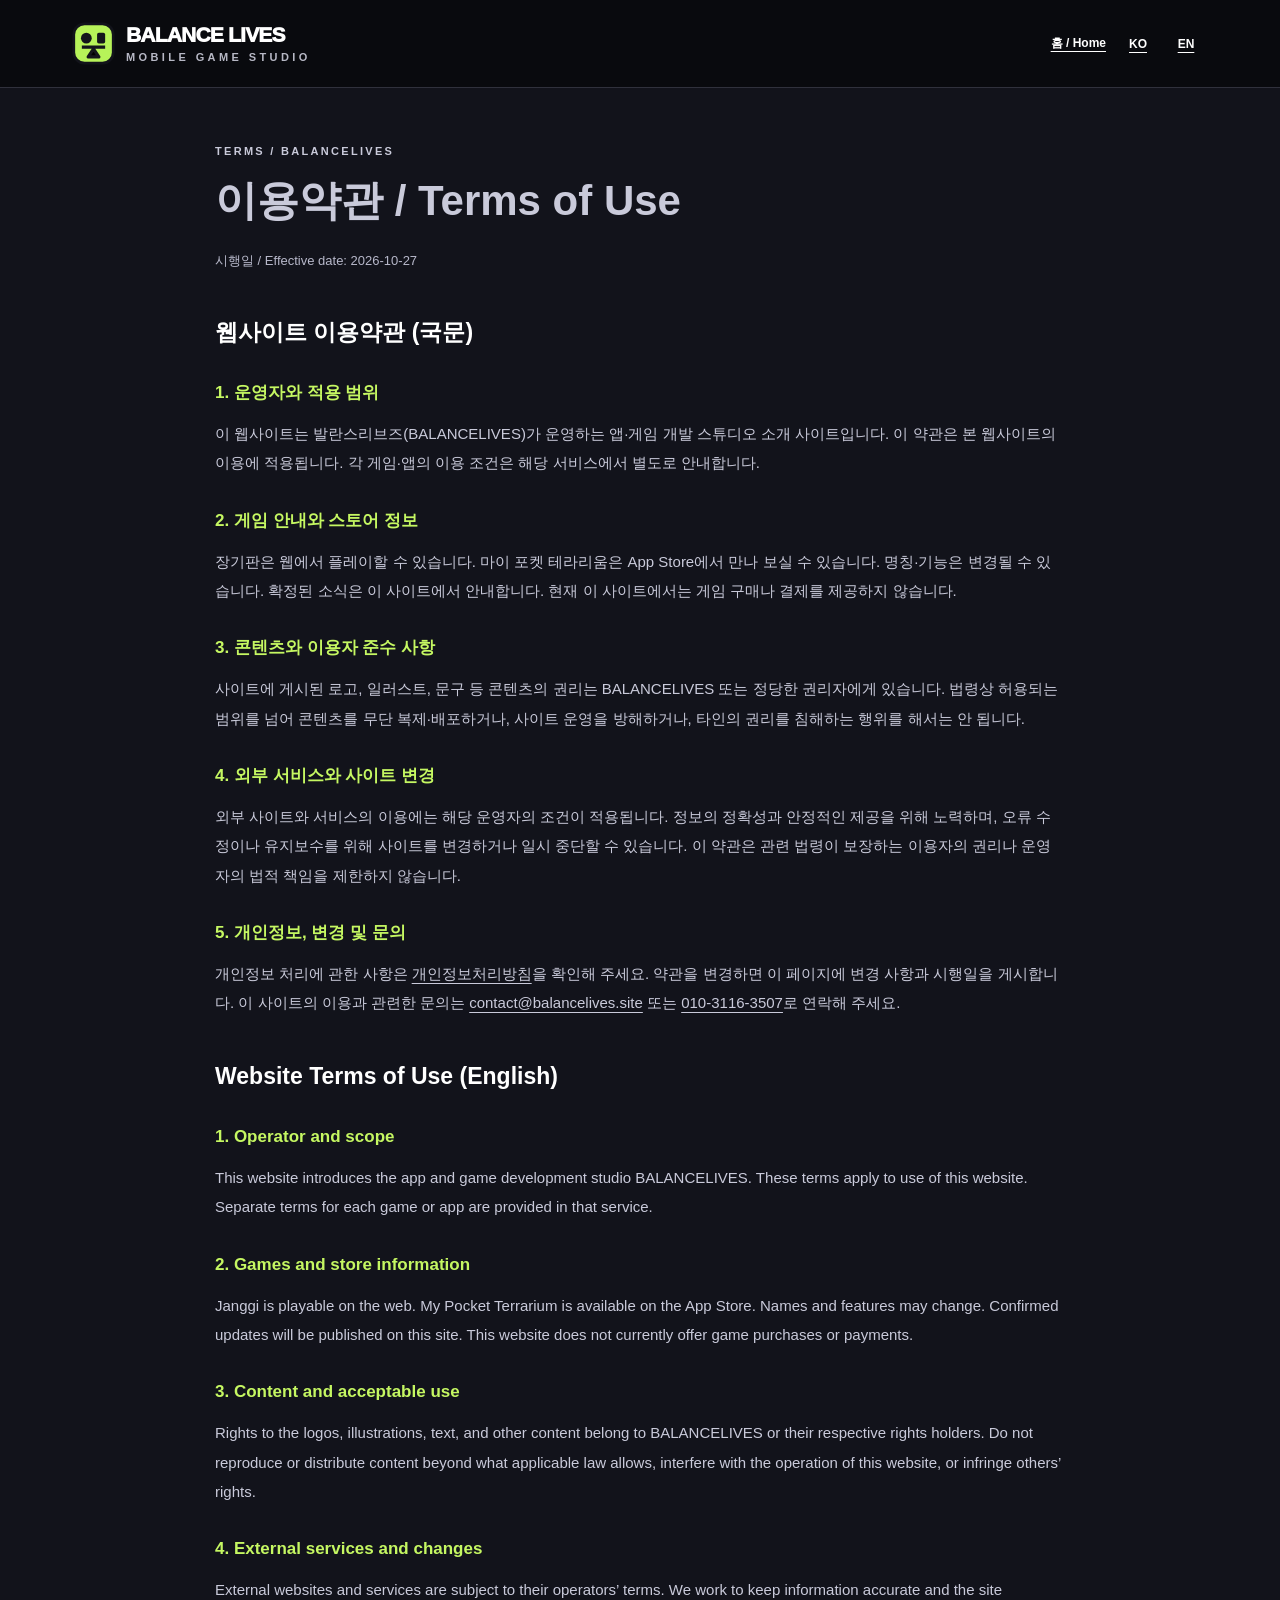
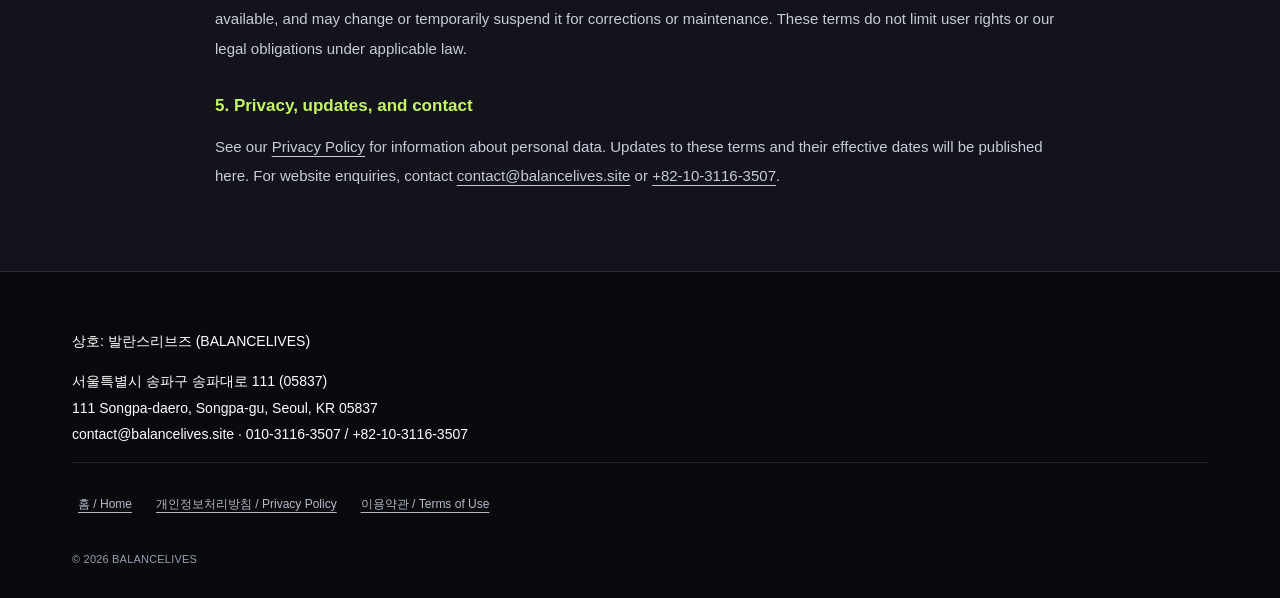
<file: terms/index.html>
<!doctype html>
<html lang="ko"><head><meta charset="utf-8"><meta name="viewport" content="width=device-width, initial-scale=1"><meta name="theme-color" content="#12131b"><title>이용약관 / Terms of Use | Balance Lives</title><meta name="description" content="BALANCELIVES 이용약관 / Terms of Use. 회사 연락처와 웹사이트 이용 안내 / Website information and contact details."><link rel="canonical" href="https://balancelives.site/terms/"><meta property="og:type" content="website"><meta property="og:title" content="이용약관 / Terms of Use | Balance Lives"><meta property="og:description" content="BALANCELIVES website information and contact details."><meta property="og:url" content="https://balancelives.site/terms/"><meta property="og:site_name" content="Balance Lives"><meta property="og:image" content="https://balancelives.site/assets/og-image.png"><meta property="og:image:width" content="1200"><meta property="og:image:height" content="630"><meta property="og:image:alt" content="Balance Lives — mobile apps and games from Seoul"><meta name="twitter:card" content="summary_large_image"><link rel="apple-touch-icon" sizes="180x180" href="/assets/apple-touch-icon.png"><link rel="icon" type="image/png" sizes="32x32" href="/assets/favicon-32.png"><link rel="icon" type="image/png" sizes="16x16" href="/assets/favicon-16.png"><link rel="stylesheet" href="/assets/site.css?v=20261119b"></head><body><a class="skip" href="#main">본문 바로가기 / Skip to content</a><header class="site-header legal-header"><nav class="wrap nav" aria-label="주요 메뉴 / Main navigation"><a class="brand" href="/" aria-label="Balance Lives 홈"><svg viewBox="0 0 48 48" aria-hidden="true"><rect x="2" y="2" width="44" height="44" rx="12" fill="#b7f359" stroke="#12131a" stroke-width="3"/><path d="M11 28h26M24 30l-6 9h12z" stroke="#14151c" stroke-width="3.5" stroke-linejoin="round"/><circle cx="16" cy="18" r="6" fill="#14151c"/><rect x="28" y="12" width="9" height="12" rx="2" fill="#14151c"/></svg><span class="brand-text">BALANCE LIVES<small>MOBILE GAME STUDIO</small></span></a><div class="language-links"><a href="/">홈 / Home</a><a href="#ko" lang="ko">KO</a><a href="#en" lang="en">EN</a></div></nav></header><main id="main" class="legal-main"><div class="wrap legal-copy"><div class="eyebrow">TERMS / BALANCELIVES</div><h1>이용약관 / Terms of Use</h1><p class="effective">시행일 / Effective date: 2026-10-27</p>
<section id="ko" lang="ko" aria-labelledby="terms-ko"><h2 id="terms-ko">웹사이트 이용약관 (국문)</h2><h3>1. 운영자와 적용 범위</h3><p>이 웹사이트는 발란스리브즈(BALANCELIVES)가 운영하는 앱·게임 개발 스튜디오 소개 사이트입니다. 이 약관은 본 웹사이트의 이용에 적용됩니다. 각 게임·앱의 이용 조건은 해당 서비스에서 별도로 안내합니다.</p><h3>2. 게임 안내와 스토어 정보</h3><p>장기판은 웹에서 플레이할 수 있습니다. 마이 포켓 테라리움은 App Store에서 만나 보실 수 있습니다. 명칭·기능은 변경될 수 있습니다. 확정된 소식은 이 사이트에서 안내합니다. 현재 이 사이트에서는 게임 구매나 결제를 제공하지 않습니다.</p><h3>3. 콘텐츠와 이용자 준수 사항</h3><p>사이트에 게시된 로고, 일러스트, 문구 등 콘텐츠의 권리는 BALANCELIVES 또는 정당한 권리자에게 있습니다. 법령상 허용되는 범위를 넘어 콘텐츠를 무단 복제·배포하거나, 사이트 운영을 방해하거나, 타인의 권리를 침해하는 행위를 해서는 안 됩니다.</p><h3>4. 외부 서비스와 사이트 변경</h3><p>외부 사이트와 서비스의 이용에는 해당 운영자의 조건이 적용됩니다. 정보의 정확성과 안정적인 제공을 위해 노력하며, 오류 수정이나 유지보수를 위해 사이트를 변경하거나 일시 중단할 수 있습니다. 이 약관은 관련 법령이 보장하는 이용자의 권리나 운영자의 법적 책임을 제한하지 않습니다.</p><h3>5. 개인정보, 변경 및 문의</h3><p>개인정보 처리에 관한 사항은 <a href="/privacy/">개인정보처리방침</a>을 확인해 주세요. 약관을 변경하면 이 페이지에 변경 사항과 시행일을 게시합니다. 이 사이트의 이용과 관련한 문의는 <a href="mailto:contact@balancelives.site">contact@balancelives.site</a> 또는 <a href="tel:+821031163507">010-3116-3507</a>로 연락해 주세요.</p></section>
<section id="en" lang="en" aria-labelledby="terms-en"><h2 id="terms-en">Website Terms of Use (English)</h2><h3>1. Operator and scope</h3><p>This website introduces the app and game development studio BALANCELIVES. These terms apply to use of this website. Separate terms for each game or app are provided in that service.</p><h3>2. Games and store information</h3><p>Janggi is playable on the web. My Pocket Terrarium is available on the App Store. Names and features may change. Confirmed updates will be published on this site. This website does not currently offer game purchases or payments.</p><h3>3. Content and acceptable use</h3><p>Rights to the logos, illustrations, text, and other content belong to BALANCELIVES or their respective rights holders. Do not reproduce or distribute content beyond what applicable law allows, interfere with the operation of this website, or infringe others’ rights.</p><h3>4. External services and changes</h3><p>External websites and services are subject to their operators’ terms. We work to keep information accurate and the site available, and may change or temporarily suspend it for corrections or maintenance. These terms do not limit user rights or our legal obligations under applicable law.</p><h3>5. Privacy, updates, and contact</h3><p>See our <a href="/privacy/#en">Privacy Policy</a> for information about personal data. Updates to these terms and their effective dates will be published here. For website enquiries, contact <a href="mailto:contact@balancelives.site">contact@balancelives.site</a> or <a href="tel:+821031163507">+82-10-3116-3507</a>.</p></section></div></main><footer class="site-footer legal-footer"><div class="wrap"><p>상호: 발란스리브즈 (BALANCELIVES)</p><p>서울특별시 송파구 송파대로 111 (05837)<br><span lang="en">111 Songpa-daero, Songpa-gu, Seoul, KR 05837</span><br><a href="mailto:contact@balancelives.site">contact@balancelives.site</a> · <a href="tel:+821031163507">010-3116-3507 / +82-10-3116-3507</a></p><nav class="policy-links" aria-label="정책 / Policies"><a href="/">홈 / Home</a><a href="/privacy/">개인정보처리방침 / Privacy Policy</a><a href="/terms/">이용약관 / Terms of Use</a></nav><p class="copyright">© 2026 BALANCELIVES</p></div></footer></body></html>
</file>
<file: assets/site.css>
:root{--ink:#12131b;--dark:#1c1d29;--blue:#3445ef;--lime:#c5f762;--white:#fff;--muted:#b7b8ca;--edge:#080910}*{box-sizing:border-box}[hidden]{display:none!important}html{scroll-behavior:smooth;scroll-padding-top:100px}body{margin:0;font-family:"Arial Black","Apple SD Gothic Neo","Malgun Gothic",sans-serif;color:#fff;background:var(--ink);word-break:keep-all;-webkit-font-smoothing:antialiased}button,a,summary{-webkit-tap-highlight-color:transparent}a{color:inherit;text-decoration:none}button{font:inherit}button,a,summary{touch-action:manipulation}a:focus-visible,button:focus-visible,summary:focus-visible{outline:3px solid var(--lime);outline-offset:5px}::selection{background:var(--lime);color:var(--ink)}.wrap{width:min(1136px,calc(100% - 80px));margin:auto}.eyebrow{font-family:Arial,sans-serif;font-size:11px;font-weight:800;letter-spacing:2.3px;line-height:1.5;text-transform:uppercase}.skip{position:absolute;top:-80px;z-index:30;background:var(--lime);color:#101116;padding:14px}.skip:focus{top:10px}.site-header{height:87px;background:#090a0e;position:relative;z-index:10;border-bottom:1px solid #30313c}.nav{height:100%;display:flex;justify-content:space-between;align-items:center;gap:24px}.brand{display:inline-flex;align-items:center;gap:11px;flex:none}.brand svg{width:43px;height:43px}.brand-text{font-family:Arial,sans-serif;font-weight:950;font-size:21px;line-height:.95;letter-spacing:-.8px}.brand-text small{font-size:11px;font-weight:700;letter-spacing:3.4px;display:block;margin-top:7px;color:#b7b8c5}.nav-links{display:flex;gap:30px;align-items:center;font-size:13px;font-weight:700}.nav-links>a:hover{color:var(--lime)}.nav-contact{display:inline-flex;gap:26px;align-items:center;padding:12px 18px;border-radius:7px;background:#fff;color:#11121a;border:2px solid #000;box-shadow:0 3px 0 #4d4e57}.nav-links>.nav-contact:hover{background:var(--lime);color:#11121a}.menu-toggle{display:none;border:1px solid #52535e;background:#22232d;border-radius:5px;width:42px;height:40px;color:white;font-size:24px;cursor:pointer}.pattern{background-color:#1c1d29;background-image:radial-gradient(circle at 20px 20px,#ffffff05 14px,transparent 15px),radial-gradient(circle at 80px 80px,#ffffff04 9px,transparent 10px);background-size:120px 120px}.hero{position:relative;padding:55px 0 68px;overflow:hidden}.hero:before{content:"";position:absolute;width:530px;height:530px;left:calc(50% - 45px);top:5px;background:radial-gradient(ellipse,#6a5ef52b,transparent 65%);pointer-events:none}.hero-meta{display:flex;align-items:center;justify-content:space-between;color:#b9b9c9;margin-bottom:23px}.meta-status{display:flex;align-items:center;gap:8px;font-size:11px;color:#d2d3e1}.status-dot{width:6px;height:6px;flex:none;background:var(--lime);border-radius:50%;box-shadow:0 0 10px #c5f76366}.hero-panel{display:grid;grid-template-columns:1fr 1fr;position:relative;align-items:center;min-height:475px;border:3px solid #06070b;border-radius:17px;background:linear-gradient(120deg,#353646,#252632 70%);box-shadow:inset 0 2px 0 #ffffff20,0 8px 0 #090a10;isolation:isolate}.hero-copy{padding:45px 0 47px 48px;position:relative;z-index:2}.pill{display:inline-flex;align-items:center;gap:7px;background:#151620;border:1px solid #5b5d6c;border-radius:5px;padding:8px 11px;font-size:11px;font-weight:700;color:#e4e4ed}.pill:before{content:"";width:6px;height:6px;background:var(--lime);border-radius:50%}.hero h1{font-size:clamp(43px,4.2vw,61px);font-weight:950;line-height:1.22;letter-spacing:-3.4px;margin:22px 0 20px;paint-order:stroke fill; -webkit-text-stroke:5px #090a10;text-shadow:0 5px 0 #08090e}.hero h1 span{color:var(--lime)}.hero-copy p{font-family:"Apple SD Gothic Neo","Malgun Gothic",sans-serif;color:#d5d5e1;font-size:15px;line-height:1.9;margin:0 0 27px}.button{display:inline-flex;align-items:center;justify-content:center;gap:36px;border:2px solid #0b0d15;border-radius:8px;padding:15px 22px;font-size:14px;font-weight:900;background:var(--lime);color:#182017;box-shadow:0 5px 0 #050609;transition:transform .16s,box-shadow .16s,background .16s;cursor:pointer}.button:hover{background:#d7ff8b;transform:translateY(-2px);box-shadow:0 7px 0 #050609}.button:active{transform:translateY(3px);box-shadow:0 2px 0 #050609}.button .arrow{font-family:Arial,sans-serif;font-size:20px}.hero-visual{position:relative;align-self:stretch;display:flex;align-items:center;justify-content:center;min-width:0}.hero-visual:before{content:"";position:absolute;width:350px;height:350px;border-radius:50%;background:repeating-conic-gradient(from 10deg,#ffffff06 0deg 14deg,transparent 14deg 35deg);transform:rotate(-12deg)}.hero-visual>svg{position:relative;width:112%;max-width:570px;transform:rotate(-8deg) translate(-5px,-3px);filter:drop-shadow(0 15px 10px #0004)}.floating-chip{position:absolute;right:8px;bottom:80px;width:114px;height:114px;display:grid;place-items:center;background:#ffe1a1;border:6px solid #9b652b;outline:3px solid #111622;box-shadow:0 9px 0 #70491f,0 18px 20px #0004;border-radius:29px;transform:rotate(14deg);font-family:serif;font-weight:900;font-size:72px;color:#b93630;line-height:1}.visual-note{position:absolute;bottom:27px;left:25px;right:25px;text-align:center;font-size:11px;letter-spacing:1.8px;font-family:Arial,sans-serif;color:#b1b1c4}.hero-bottom{display:flex;justify-content:center;align-items:center;gap:17px;margin-top:34px;color:#a8a9be;font-size:11px}.hero-bottom:before,.hero-bottom:after{content:"";width:46px;height:1px;background:#494a59}.zigzag{height:16px;background:var(--ink);clip-path:polygon(0 0,26% 0,25.3% 100%,72% 100%,72.7% 0,100% 0,100% 100%,0 100%);position:relative;z-index:2;margin-top:-9px;margin-bottom:-7px}.games-section{background:#3445ef;position:relative;padding:65px 0 78px;background-image:radial-gradient(circle at 16px 16px,#ffffff08 11px,transparent 12px),radial-gradient(circle at 64px 64px,#ffffff05 8px,transparent 9px);background-size:96px 96px}.section-head{text-align:center;margin-bottom:37px}.section-head .eyebrow{color:#eef0ff;margin-bottom:14px}.section-head h2{font-size:39px;font-weight:950;letter-spacing:-1.9px;line-height:1.35;margin:0 0 15px;paint-order:stroke fill;-webkit-text-stroke:4px #111537;text-shadow:0 4px 0 #111537}.section-head p{margin:0;color:#e1e5ff;font-size:15px;font-family:"Malgun Gothic",sans-serif;line-height:1.85}.games-grid{display:grid;grid-template-columns:1fr 1fr;gap:26px}.game-card{border:3px solid #0b1029;border-radius:14px;background:#f5f6fb;box-shadow:0 7px 0 #111537;overflow:hidden;position:relative;color:#171b28}.game-art{height:289px;position:relative;display:flex;align-items:center;justify-content:center;overflow:hidden;border-bottom:3px solid #0b1029}.game-art:before{content:"";position:absolute;width:450px;height:450px;border-radius:50%;background:repeating-conic-gradient(from 0deg,#fff2 0deg 16deg,transparent 16deg 32deg)}.game-art.terrarium{background:linear-gradient(135deg,#b5f3a2,#5dcaab)}.game-art.janggi{background:linear-gradient(135deg,#ffda81,#f69c57)}.game-art>svg{height:110%;width:100%;position:relative;max-width:420px;margin-top:7px;transition:transform .3s}.game-card:hover .game-art>svg{transform:translateY(-5px) rotate(-2deg)}.dev-badge{position:absolute;top:16px;left:16px;background:#141927;color:#fff;font-size:11px;letter-spacing:.2px;padding:8px 12px;border:2px solid #070b16;border-radius:5px;display:flex;gap:7px;align-items:center;font-weight:700}.dev-badge:before{content:"";width:5px;height:5px;background:#c5f762;border-radius:50%}.art-caption{position:absolute;bottom:12px;right:14px;font-size:11px;font-weight:700;background:#ffffffa6;color:#273d3a;padding:5px 7px;border-radius:4px}.game-info{padding:25px 27px 23px}.game-info .eyebrow{font-size:11px;letter-spacing:1.5px;color:#626a7e}.game-info h3{font-size:28px;font-weight:900;letter-spacing:-1.4px;margin:8px 0 13px;line-height:1.3}.game-info p{font-family:"Malgun Gothic",sans-serif;font-size:15px;color:#616779;line-height:1.9;margin:0;min-height:48px}.game-info-bottom{display:flex;justify-content:space-between;gap:12px;align-items:center;margin-top:23px;padding-top:17px;border-top:1px solid #d8dce6;font-size:11px;color:#6b7184}.game-info-bottom>span:first-child{display:flex;align-items:center;gap:6px}.game-info-bottom>span:first-child:before{content:"";width:5px;height:5px;background:#7b8196;border-radius:50%}.updates-note{display:flex;align-items:center;justify-content:center;gap:11px;margin-top:28px;color:#dde2ff;font-size:15px;line-height:1.8;text-align:center}.updates-note svg{width:16px;height:16px;flex:none}.about-section{padding:73px 0 76px;background:#191a24;border-top:7px solid #101119}.about-intro{display:grid;grid-template-columns:1fr 1fr;gap:80px;align-items:center;margin-bottom:37px}.about-intro .eyebrow{color:#c5f762;margin-bottom:17px}.about-intro h2{font-weight:900;font-size:35px;line-height:1.4;letter-spacing:-1.7px;margin:0;paint-order:stroke fill;-webkit-text-stroke:2px #0b0c14;text-shadow:0 3px #0b0c14}.about-intro>p{font-family:"Malgun Gothic",sans-serif;font-size:15px;color:#bbbccc;line-height:1.95;margin:0}.values{display:grid;grid-template-columns:repeat(3,1fr);gap:17px}.value{background:linear-gradient(140deg,#2c2e40,#252634);border:2px solid #0c0e17;box-shadow:0 4px #0c0e17;border-radius:10px;padding:24px 25px 26px}.value-icon{width:43px;height:43px;background:#3e424e;display:grid;place-items:center;border:2px solid #12141c;border-radius:10px;font-size:21px;color:var(--lime);margin-bottom:21px;font-family:Arial,sans-serif;box-shadow:0 3px #151721}.value h3{font-size:19px;letter-spacing:-.7px;margin:0 0 12px;font-weight:900}.value p{font-family:"Malgun Gothic",sans-serif;font-size:15px;line-height:1.95;color:#b8b9cb;margin:0}.contact-section{padding:57px 0 65px;background:#14151e}.contact-panel{display:grid;grid-template-columns:1fr auto;gap:40px;align-items:center;padding:36px 40px;border:2px solid #06070d;border-radius:12px;background:linear-gradient(110deg,#3a3d52,#2c2e40);box-shadow:0 6px 0 #080910;position:relative;overflow:hidden}.contact-panel .eyebrow{font-size:11px;color:#c5f762;margin-bottom:13px}.contact-panel h2{font-weight:950;font-size:30px;letter-spacing:-1.6px;line-height:1.4;margin:0 0 12px;paint-order:stroke fill;-webkit-text-stroke:3px #11131c;text-shadow:0 3px #11131c}.contact-panel p{font-family:"Malgun Gothic",sans-serif;font-size:15px;line-height:1.9;color:#c0c1d2;margin:0}.contact-actions{display:flex;flex-direction:column;gap:15px;align-items:center}.contact-actions .button{background:#fff;gap:23px;padding:14px 22px;font-size:13px}.contact-actions .button:hover{background:#e4e8ff}.email{font-family:Arial,sans-serif;font-size:14px;color:#d0d3e4;text-decoration:underline;text-underline-offset:4px}.copy{cursor:pointer;color:#b8bbd2;background:transparent;border:0;padding:6px 10px;font-size:12px}.copy:hover{color:var(--lime)}.site-footer{padding:42px 0 28px;background:#090a0e;border-top:1px solid #2a2b34}.footer-top{display:flex;align-items:center;justify-content:space-between;gap:25px;padding-bottom:29px;border-bottom:1px solid #2b2c36}.footer-top .brand-text{font-size:19px}.footer-nav{display:flex;gap:25px;font-size:11px;color:#b2b3c0}.footer-nav a:hover{color:#fff}.company{padding:25px 0 21px;display:grid;grid-template-columns:1fr auto;gap:20px;align-items:end}.company-name{font-family:Arial,sans-serif;font-weight:800;font-size:14px;margin:0 0 12px}.company-details{margin:0;color:#9698aa;font-family:"Malgun Gothic",sans-serif;font-size:14px;line-height:2}.company-details div{display:flex;gap:8px}.company-details dt{color:#b9bac6}.company-details dd{margin:0}.company-domain{font-family:Arial,sans-serif;color:#7c7e91;font-size:11px}.privacy{font-family:"Malgun Gothic",sans-serif;color:#9092a5;font-size:11px;line-height:1.9;border-top:1px solid #23242e;padding-top:15px}.privacy summary{cursor:pointer;width:fit-content}.privacy p{max-width:950px;margin:12px 0 0}.copyright{margin:22px 0 0;font-family:Arial,sans-serif;color:#9a9cb0;font-size:11px;letter-spacing:.2px}.toast{position:fixed;bottom:24px;left:50%;transform:translate(-50%,15px);background:#f1f4fb;color:#131621;border:2px solid #090d1d;border-radius:8px;box-shadow:0 4px #090d1d;padding:14px 20px;font-size:12px;opacity:0;pointer-events:none;transition:opacity .2s,transform .2s;z-index:50;white-space:nowrap}.toast.show{opacity:1;transform:translate(-50%,0)}
@media(max-width:1000px){.hero-copy{padding-left:32px}.hero h1{font-size:48px}.hero-visual>svg{width:119%;max-width:none}.floating-chip{right:2px;width:88px;height:88px;font-size:55px;bottom:90px}.hero-panel{min-height:440px}.nav-links{gap:22px}.contact-panel{padding:30px;gap:20px}.about-intro{gap:40px}.game-art{height:255px}.game-info h3{font-size:25px}}
@media(max-width:720px){html{scroll-padding-top:22px}.wrap{width:calc(100% - 36px)}.site-header{height:73px}.brand{gap:8px}.brand svg{width:37px;height:37px}.brand-text{font-size:19px}.brand-text small{font-size:11px;letter-spacing:3px;margin-top:6px}.menu-toggle{display:block}.nav-links{position:absolute;top:72px;right:18px;left:18px;background:#202231;border:2px solid #06070d;border-radius:8px;box-shadow:0 5px #06070d;padding:20px;display:none;flex-direction:column;align-items:stretch;gap:0;font-size:14px}.nav-links.open{display:flex}.nav-links>a{padding:13px 11px}.nav-contact{margin-top:8px;justify-content:space-between}.hero{padding:29px 0 40px}.hero-meta{margin-bottom:17px;gap:10px}.hero-meta .eyebrow{font-size:11px;letter-spacing:1.3px}.meta-status{font-size:11px;gap:5px}.hero-panel{grid-template-columns:1fr;min-height:0;gap:0;border-radius:13px}.hero-copy{padding:28px 23px 0;text-align:center}.pill{font-size:11px;padding:7px 9px}.hero h1{font-size:clamp(32px,9.8vw,55px);letter-spacing:-2.4px;margin:20px 0 18px;-webkit-text-stroke:4px #090a10;text-shadow:0 4px #08090e}.hero-copy p{font-size:15px;line-height:1.9;margin-bottom:22px}.button{font-size:13px;padding:13px 20px;gap:27px}.hero-visual{height:275px;margin:2px 9px 17px}.hero-visual>svg{width:340px;max-width:105%;transform:rotate(-8deg) translate(-8px,0)}.hero-visual:before{width:260px;height:260px}.floating-chip{width:74px;height:74px;font-size:47px;border-width:4px;border-radius:19px;right:10px;bottom:47px}.visual-note{bottom:0;left:0;right:0;font-size:11px;letter-spacing:1.3px}.hero-bottom{font-size:11px;gap:10px;margin-top:25px}.hero-bottom:before,.hero-bottom:after{width:25px}.games-section{padding:43px 0 46px}.section-head{margin-bottom:28px}.section-head .eyebrow{font-size:11px;letter-spacing:1.7px;margin-bottom:12px}.section-head h2{font-size:29px;letter-spacing:-1.7px;-webkit-text-stroke:3px #111537;text-shadow:0 3px #111537;margin-bottom:13px}.section-head p{font-size:15px}.games-grid{grid-template-columns:1fr;gap:23px}.game-art{height:245px}.game-art>svg{height:117%;max-width:360px}.game-info{padding:22px 22px 20px}.game-info h3{font-size:25px;margin:9px 0 12px}.game-info p{font-size:15px;min-height:0}.game-info-bottom{font-size:11px;margin-top:20px}.dev-badge{top:13px;left:13px;font-size:11px;padding:7px 9px}.art-caption{font-size:11px;right:12px}.updates-note{font-size:15px;gap:8px;align-items:flex-start;margin-top:25px}.updates-note svg{margin-top:2px;width:13px;height:13px}.about-section{padding:43px 0 47px}.about-intro{grid-template-columns:1fr;gap:20px;margin-bottom:27px}.about-intro .eyebrow{font-size:11px;margin-bottom:13px}.about-intro h2{font-size:29px;letter-spacing:-1.5px}.about-intro>p{font-size:15px;line-height:1.95}.values{grid-template-columns:1fr;gap:13px}.value{position:relative;padding:24px 23px 24px 83px;min-height:125px}.value-icon{position:absolute;left:21px;top:24px;width:43px;height:43px;font-size:21px}.value h3{font-size:18px;margin-bottom:10px}.value p{font-size:15px}.contact-section{padding:34px 0 43px}.contact-panel{grid-template-columns:1fr;gap:25px;padding:28px 22px}.contact-panel h2{font-size:27px;letter-spacing:-1.4px}.contact-panel p{font-size:15px}.contact-actions{align-items:stretch;gap:15px}.contact-actions .button{justify-content:space-between;font-size:13px}.email{text-align:center;font-size:14px}.copy{font-size:12px}.site-footer{padding:32px 0 24px}.footer-top{align-items:flex-start;gap:21px;flex-direction:column;padding-bottom:25px}.footer-top .brand svg{width:34px;height:34px}.footer-nav{font-size:11px;gap:24px}.company{grid-template-columns:1fr;gap:16px;padding-top:24px}.company-details{font-size:13px;line-height:2.1}.company-details div{gap:6px}.company-details dt{flex:none}.company-domain{font-size:11px}.privacy{font-size:10px}.copyright{font-size:11px;margin-top:20px}.toast{font-size:11px;padding:12px 15px}}
@media(prefers-reduced-motion:reduce){html{scroll-behavior:auto}*,*:before,*:after{transition:none!important;animation:none!important}}

.language-links{display:flex;gap:12px;align-items:center;font:700 12px Arial,sans-serif}.language-links a{text-decoration:underline;text-underline-offset:4px}.english-about{margin-top:36px;padding:28px;border:2px solid #0c0e17;border-radius:10px;background:#252634;font-family:inherit;line-height:1.85;overflow-wrap:anywhere;word-break:normal}.english-about h3{margin:8px 0 18px;font-size:35px;font-weight:900;line-height:1.4;letter-spacing:-1.7px;paint-order:stroke fill;-webkit-text-stroke:2px #0b0c14;text-shadow:0 3px #0b0c14}.english-about h3 span,.english-about .eyebrow{color:var(--lime)}.english-about p{color:#c9cada;margin:12px 0}.english-about a,.policy-links a,.legal-copy a{text-decoration:underline;text-underline-offset:4px}.company-details dd{min-width:0;overflow-wrap:anywhere}.company-details dt{flex:none}.company-name{line-height:1.7}.policy-links{display:flex;flex-wrap:wrap;gap:12px 24px;border-top:1px solid #23242e;padding-top:20px;font:12px/1.8 Arial,"Malgun Gothic",sans-serif;color:#b7b8ca}.release-info{margin:18px 0 0;font:12px/1.8 Arial,"Malgun Gothic",sans-serif}.release-info dt{font-weight:700}.release-info dd{margin:0;color:#616779}.screenshot-placeholder{margin:16px 0;border:2px dashed #bac0ce;border-radius:8px;min-height:110px;display:flex;flex-direction:column;align-items:center;justify-content:center;padding:18px;text-align:center;background:#e9edf5;font:15px/1.8 Arial,"Malgun Gothic",sans-serif;color:#51596c}.screenshot-placeholder strong{display:block;color:#30394f}.game-screenshot{position:absolute;inset:0;width:100%;height:100%;object-fit:contain;display:block;border-radius:6px;background:#e9edf5}.game-screenshot-frame{margin:16px 0;overflow:hidden;border:2px dashed #bac0ce;border-radius:8px;background:#e9edf5}.game-screenshot-frame .screenshot-placeholder{min-height:116px;margin:0;border:0;border-radius:0;padding:16px}.game-screenshot-frame.has-screenshot{position:relative;box-sizing:content-box;width:min(calc(100% - 4px),212px);aspect-ratio:9 / 19.5;margin:16px auto;border-style:solid}.has-screenshot .screenshot-placeholder{position:absolute;inset:0;min-height:0}.store-links{display:flex;flex-wrap:wrap;gap:8px;margin-top:15px;font:700 11px/1.5 Arial,sans-serif}.store-pending,.store-links a{padding:8px 10px;border:1px solid #c1c6d3;border-radius:5px}.store-pending{color:#5c6476;background:#edf0f6}.store-links a{background:#151927;color:#fff}.legal-main{padding:55px 0 70px}.legal-main h1{font-size:clamp(28px,5vw,42px);line-height:1.3;margin:14px 0 20px}.legal-copy{font:15px/1.95 Arial,"Malgun Gothic",sans-serif;color:#c9cada;overflow-wrap:anywhere;word-break:normal;max-width:850px}.legal-copy h2{font-size:23px;color:#fff;margin:42px 0 16px;line-height:1.5}.legal-copy h3{font-size:17px;color:#c5f762;margin:26px 0 8px}.legal-copy p{margin:10px 0}.legal-copy ul{padding-left:22px}.legal-copy .effective{color:#b7b8ca;font-size:13px}.legal-header .nav{min-height:87px;flex-wrap:wrap;padding-top:18px;padding-bottom:18px}.legal-header{height:auto}.legal-footer{font:14px/1.9 Arial,"Malgun Gothic",sans-serif}.not-found{min-height:55vh}.not-found .button{margin-top:25px}.footer-nav{flex-wrap:wrap}
@media(max-width:720px){.english-about{padding:22px;margin-top:27px;font-size:15px}.english-about h3{font-size:29px;letter-spacing:-1.5px}.legal-main{padding:34px 0 45px}.legal-copy{font-size:15px}.legal-header .brand-text{font-size:17px}.legal-header .nav{gap:16px}.company-details div{flex-wrap:wrap;column-gap:6px;row-gap:0}.company-details dd{max-width:100%}.policy-links{font-size:11px;gap:12px 18px}}

/* Keep small labels legible and links comfortable to tap without enlarging their type. */
.footer-nav a,.policy-links a,.language-links a{display:inline-flex;align-items:center;justify-content:center;min-width:44px;min-height:44px;padding:10px 6px}
.footer-nav{gap:13px}.policy-links{column-gap:12px}.language-links{gap:4px}
.copy{display:inline-flex;align-items:center;justify-content:center;gap:8px;min-height:44px;min-width:44px;padding:10px}
.copy svg{width:16px;height:16px;flex:none}.menu-toggle{min-width:44px;min-height:44px}
.english-company{margin:22px 0 0;font-size:14px;line-height:1.85;color:#c9cada}
.english-company div{display:grid;grid-template-columns:85px minmax(0,1fr);gap:14px;padding:10px 0;border-top:1px solid #454757}
.english-company dt{color:var(--lime);font-weight:700}.english-company dd{margin:0;min-width:0}
@media(max-width:720px){.company-name,.legal-footer{font-size:13px}.english-company{font-size:13px}.english-company div{grid-template-columns:65px minmax(0,1fr);gap:10px}.hero-meta{flex-wrap:wrap;row-gap:8px}.visual-note{letter-spacing:.8px}.footer-nav{gap:12px}.policy-links{column-gap:6px}}

@media(max-width:720px){.site-footer a[href^="tel:"],.site-footer a[href^="mailto:"]{display:inline-flex;align-items:center;min-height:44px;padding:8px 2px}}

/* 장기판 / 테라리움 — big store/play CTA */
.store-links:has(.janggi-play-btn),
.store-links:has(.terrarium-store-btn){display:block;margin-top:18px}
a.janggi-play-btn,
a.terrarium-store-btn{
  display:flex;
  align-items:center;
  justify-content:center;
  gap:14px;
  width:100%;
  min-height:54px;
  padding:14px 22px;
  box-sizing:border-box;
  border:2px solid #0b0d15;
  border-radius:10px;
  background:var(--lime);
  color:#182017;
  font-family:"Arial Black","Apple SD Gothic Neo","Malgun Gothic",sans-serif;
  font-size:18px;
  font-weight:900;
  letter-spacing:-.4px;
  line-height:1.2;
  text-decoration:none;
  box-shadow:0 5px 0 #050609;
  transition:transform .16s,box-shadow .16s,background .16s;
  cursor:pointer;
}
a.janggi-play-btn:hover,
a.terrarium-store-btn:hover{
  background:#d7ff8b;
  transform:translateY(-2px);
  box-shadow:0 7px 0 #050609;
  color:#182017;
}
a.janggi-play-btn:active,
a.terrarium-store-btn:active{
  transform:translateY(3px);
  box-shadow:0 2px 0 #050609;
}
a.janggi-play-btn span,
a.terrarium-store-btn span{font-family:Arial,sans-serif;font-size:22px;font-weight:900;line-height:1}
@media(max-width:720px){
  a.janggi-play-btn,
  a.terrarium-store-btn{min-height:52px;font-size:17px;padding:13px 18px;border-radius:9px;gap:12px}
  a.janggi-play-btn span,
  a.terrarium-store-btn span{font-size:20px}
}

/* 장기판 / 마이 포켓 테라리움 card — phone screenshots */
.janggi-phone-shots,
.terrarium-phone-shots{
  display:grid;
  grid-template-columns:1fr 1fr;
  gap:12px;
  margin:18px 0 6px;
  align-items:start;
}
.janggi-phone,
.terrarium-phone{
  margin:0;
  border:2px solid #0b1029;
  border-radius:16px;
  overflow:hidden;
  background:#12131b;
  box-shadow:0 4px 0 #111537;
}
.janggi-phone img,
.terrarium-phone img{
  display:block;
  width:100%;
  height:auto;
}
.janggi-phone-dots,
.terrarium-phone-dots{display:none}
@media(max-width:720px){
  .janggi-phone-shots,
  .terrarium-phone-shots{
    display:flex;
    grid-template-columns:none;
    gap:12px;
    max-width:none;
    margin:18px 0 2px;
    overflow-x:auto;
    overflow-y:hidden;
    scroll-snap-type:x mandatory;
    -webkit-overflow-scrolling:touch;
    overscroll-behavior-x:contain;
    scrollbar-width:none;
    padding:0 2px 6px;
  }
  .janggi-phone-shots::-webkit-scrollbar,
  .terrarium-phone-shots::-webkit-scrollbar{display:none}
  .janggi-phone,
  .terrarium-phone{
    flex:0 0 78%;
    width:78%;
    max-width:78%;
    scroll-snap-align:start;
    border-radius:14px;
  }
  .janggi-phone-dots,
  .terrarium-phone-dots{
    display:flex;
    justify-content:center;
    align-items:center;
    gap:7px;
    margin:0 0 8px;
  }
  .janggi-phone-dots span,
  .terrarium-phone-dots span{
    width:7px;height:7px;border-radius:50%;
    background:#c5cad8;opacity:.55;
  }
  .janggi-phone-dots span.is-active,
  .terrarium-phone-dots span.is-active{background:#3445ef;opacity:1}
}

/* 마이 포켓 테라리움 — 4장을 2장씩 가로로 넘겨 보기 (장기판 카드와 높이 맞춤) */
.terrarium-phone-shots{
  display:flex;
  gap:12px;
  overflow-x:auto;
  scroll-snap-type:x mandatory;
  -webkit-overflow-scrolling:touch;
  scrollbar-width:none;
  padding:0 2px 6px;
}
.terrarium-phone-shots::-webkit-scrollbar{display:none}
.terrarium-phone{
  flex:0 0 calc(50% - 6px);
  width:calc(50% - 6px);
  scroll-snap-align:start;
}
.terrarium-phone-dots{
  display:flex;
  justify-content:center;
  align-items:center;
  gap:7px;
  margin:0 0 8px;
}
.terrarium-phone-dots span{
  width:7px;height:7px;border-radius:50%;
  background:#c5cad8;opacity:.55;
}
.terrarium-phone-dots span.is-active{background:#3445ef;opacity:1}
@media(max-width:720px){
  .terrarium-phone{flex:0 0 78%;width:78%;max-width:78%}
}

.janggi-phone-dots span,
.terrarium-phone-dots span{cursor:pointer;position:relative}
.janggi-phone-dots span:after,
.terrarium-phone-dots span:after{content:"";position:absolute;inset:-8px}
</file>
